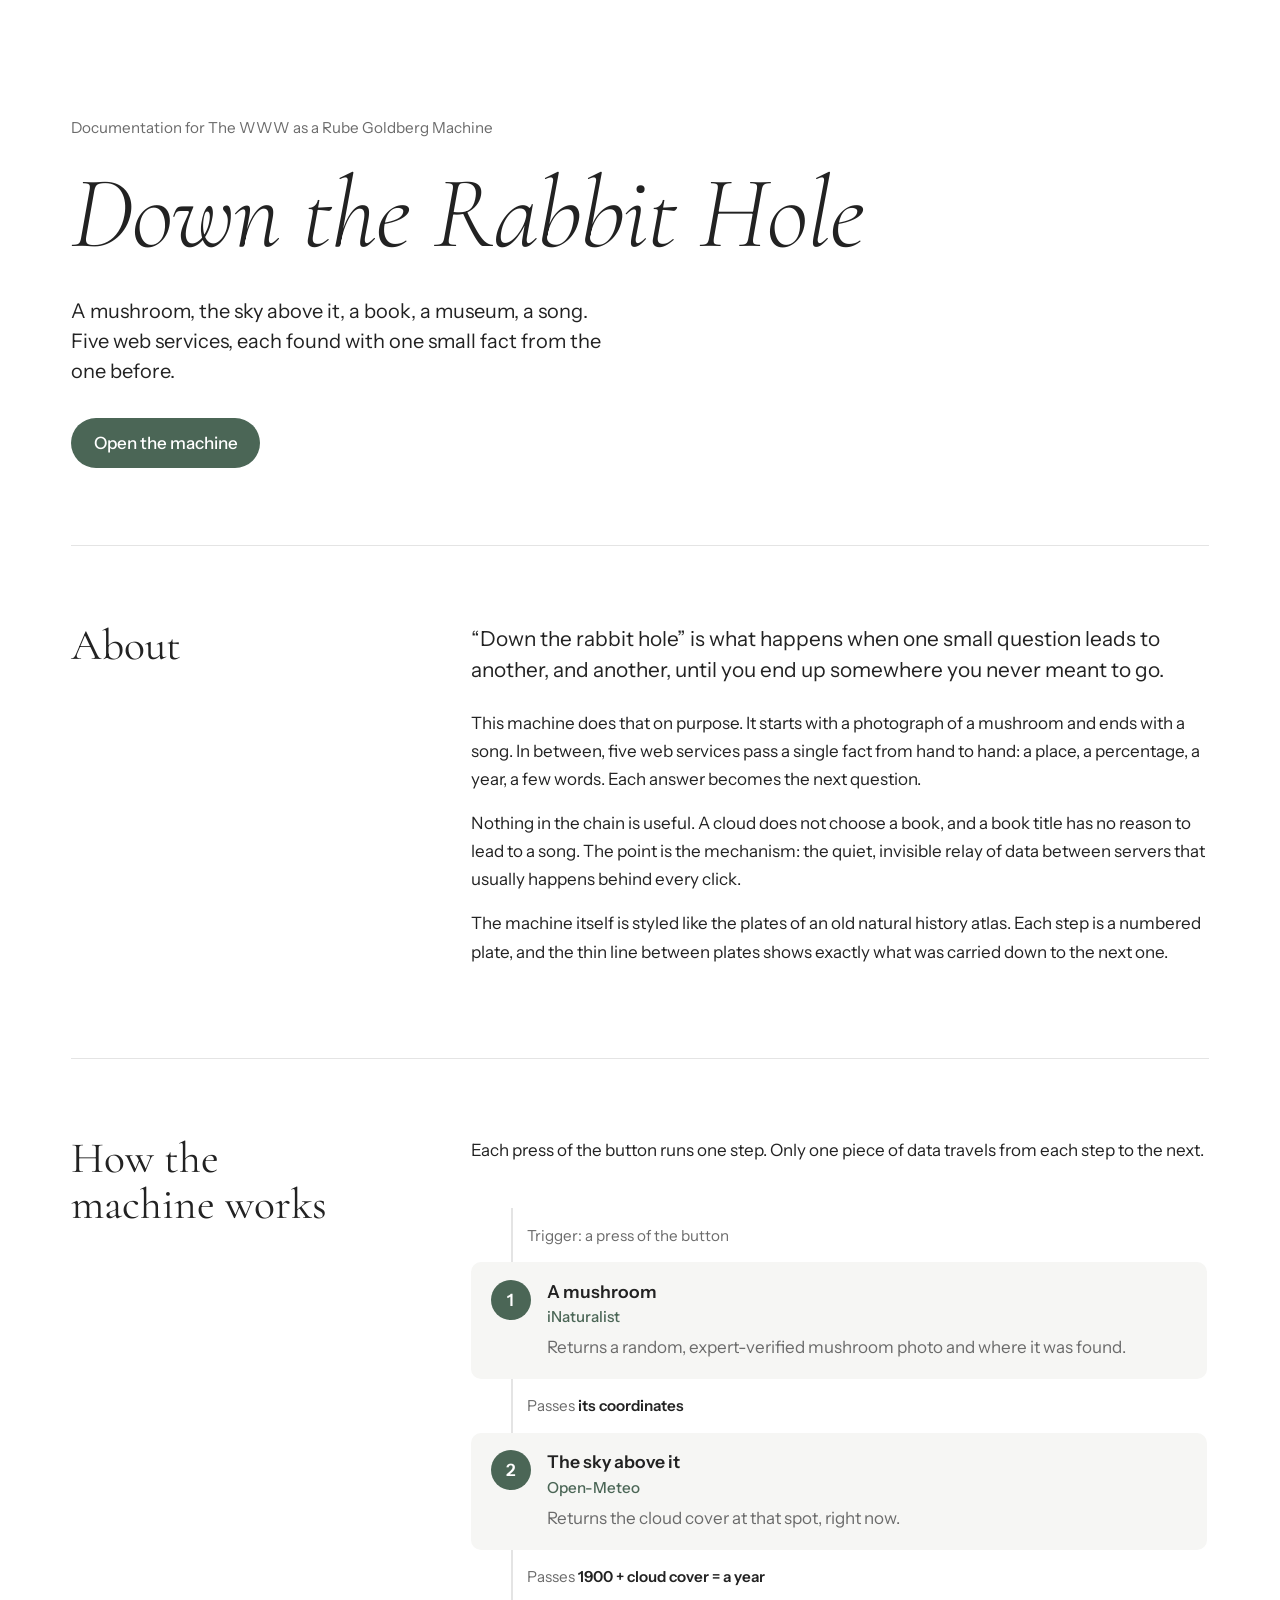
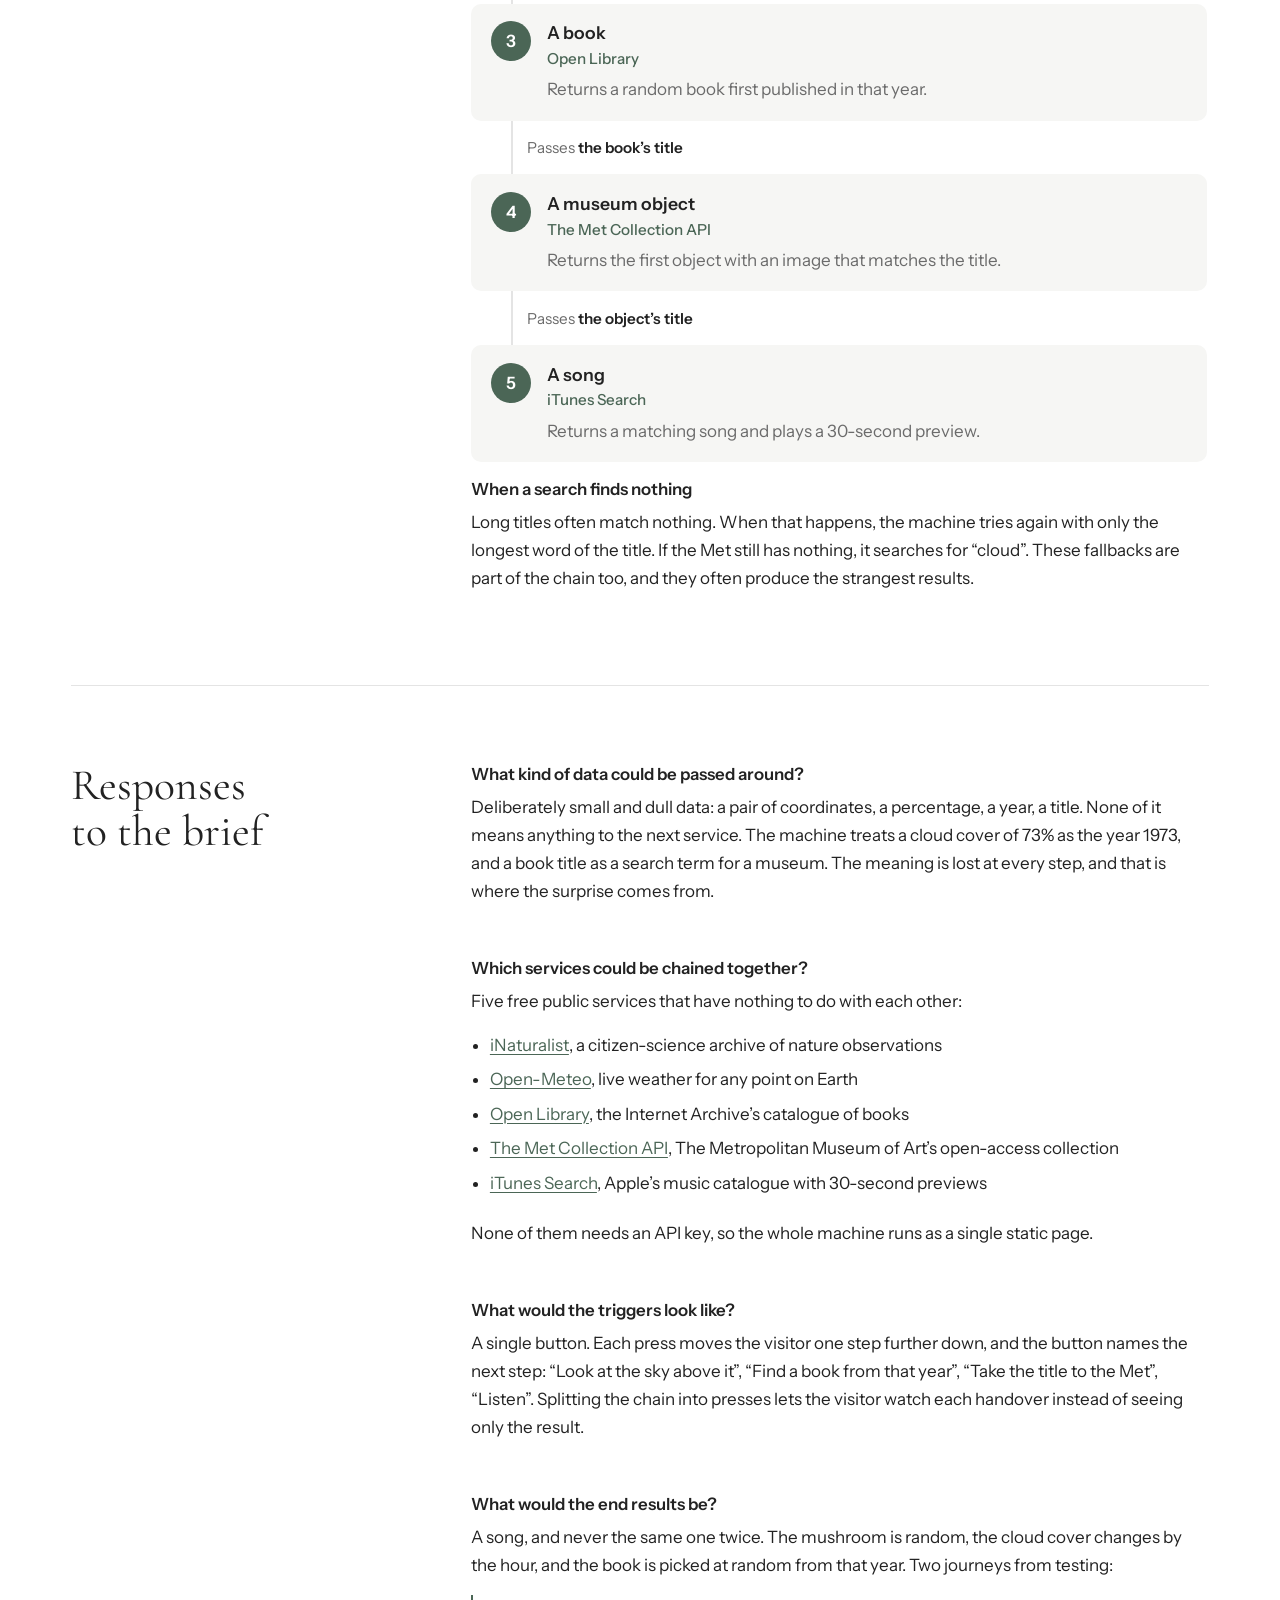
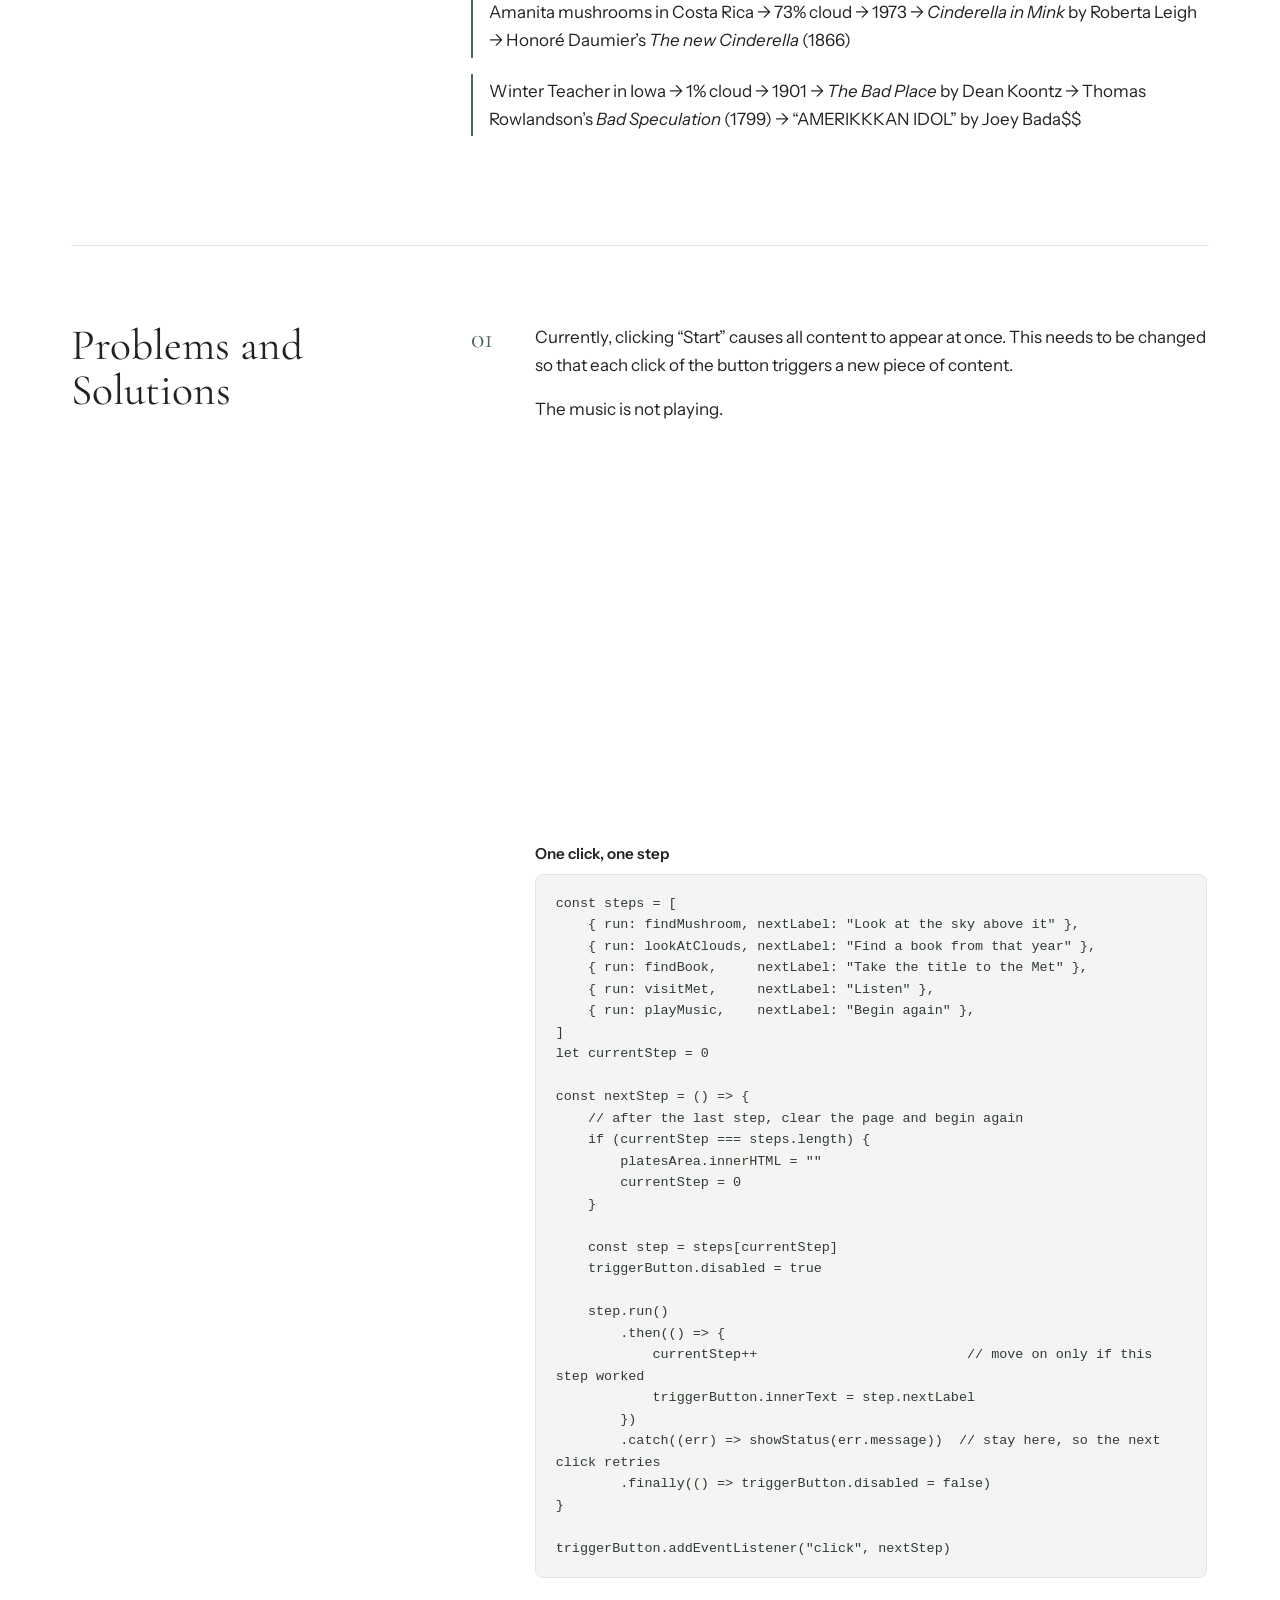
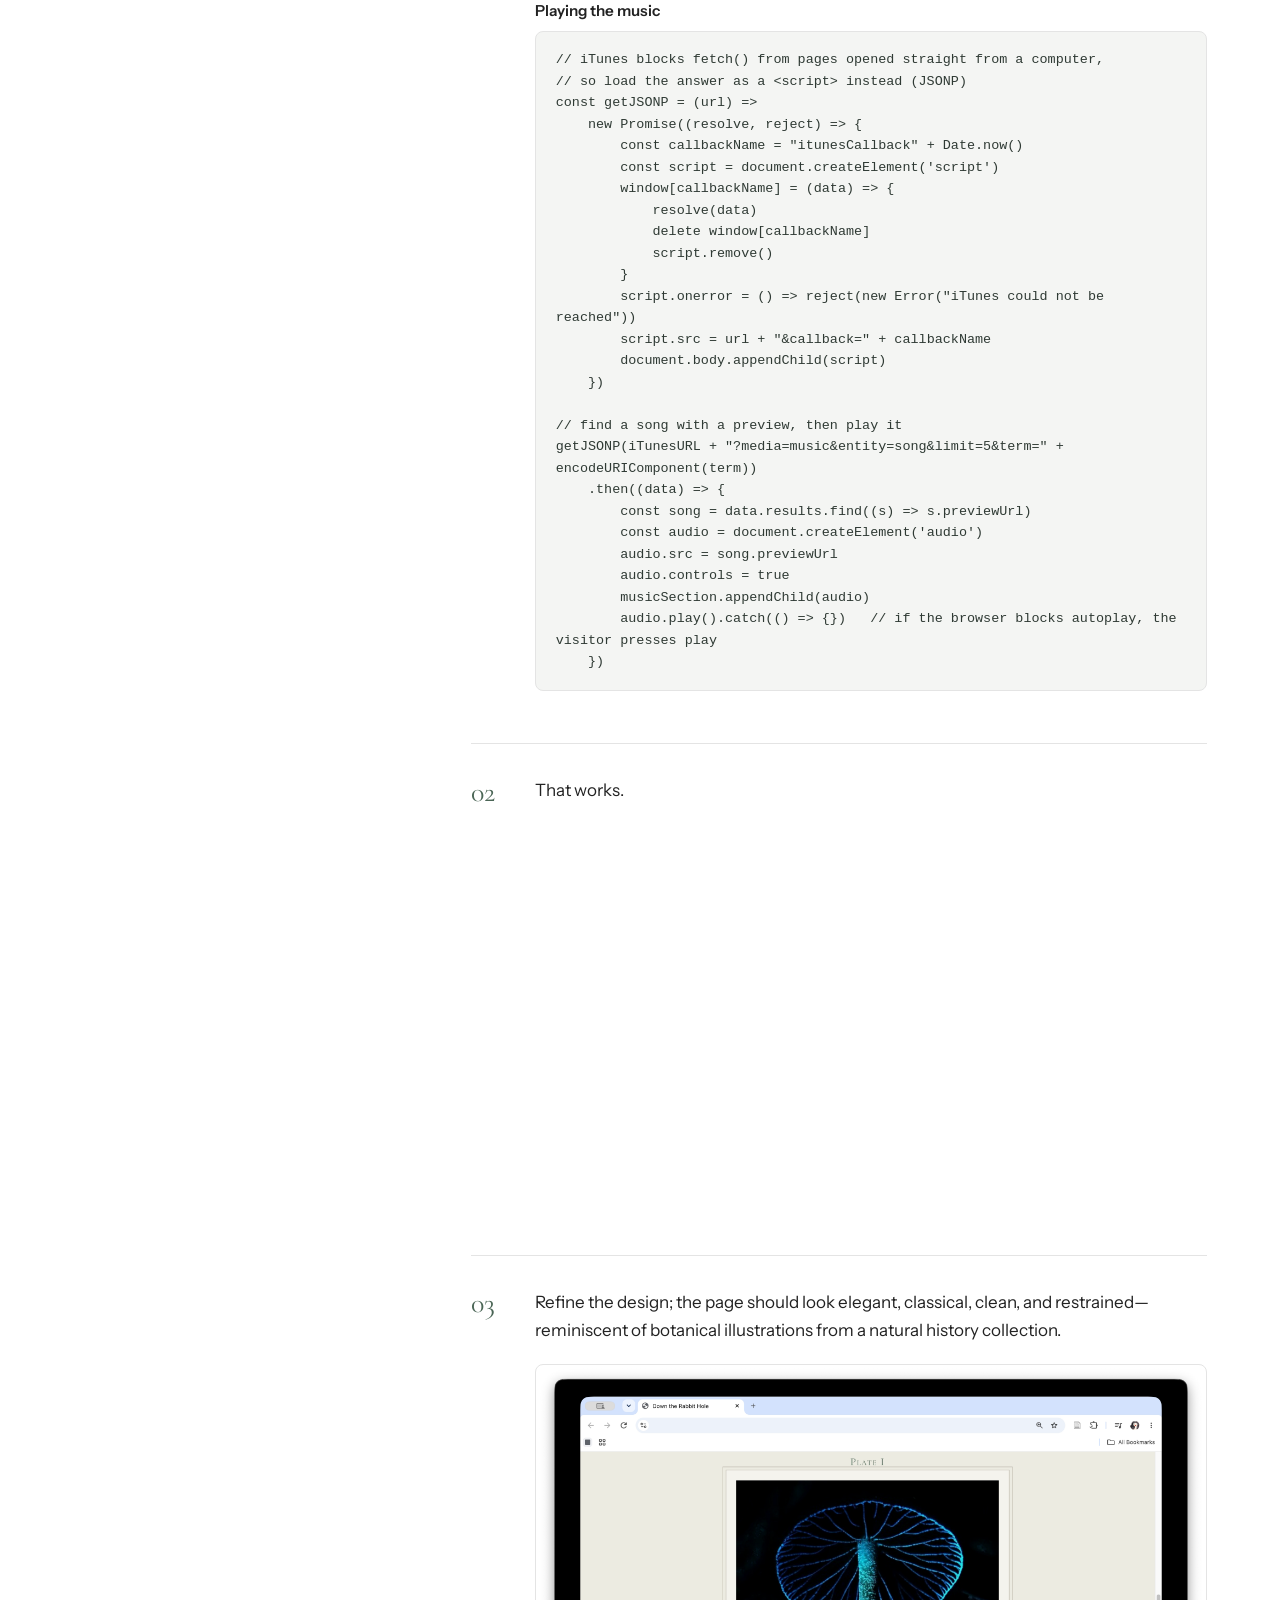
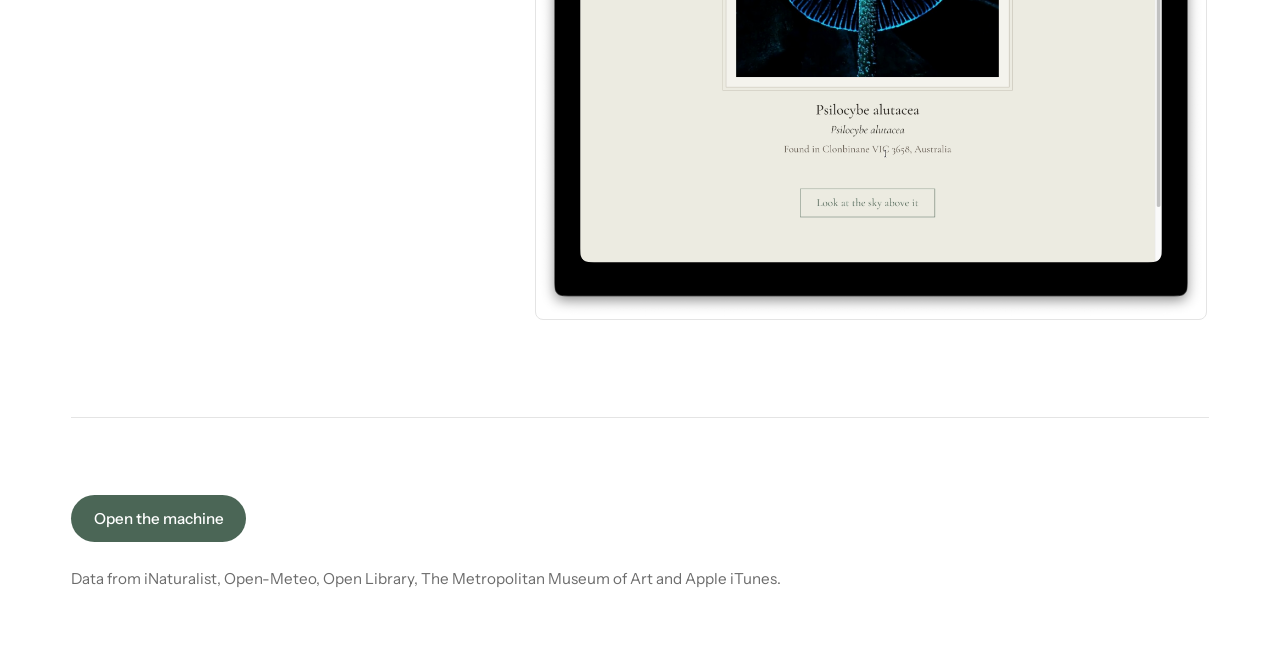
<file: Project3/index.html>
<!DOCTYPE html>
<html lang="en">
<head>
    <meta charset="UTF-8">
    <meta name="viewport" content="width=device-width, initial-scale=1.0">
    <title>Down the Rabbit Hole · Documentation</title>
    <link rel="preconnect" href="https://fonts.googleapis.com">
    <link rel="preconnect" href="https://fonts.gstatic.com" crossorigin>
    <!-- Cormorant Garamond for titles only (same as the machine), Instrument Sans for everything else -->
    <link href="https://fonts.googleapis.com/css2?family=Cormorant+Garamond:ital,wght@0,400;0,500;1,300;1,400&family=Instrument+Sans:ital,wght@0,400;0,500;0,600;1,400&display=swap" rel="stylesheet">
    <link rel="stylesheet" href="documentation.css">
</head>
<body>
    <main>

        <header class="intro">
            <p class="course">Documentation for The WWW as a Rube Goldberg Machine</p>
            <h1>Down the Rabbit Hole</h1>
            <p class="summary">A mushroom, the sky above it, a book, a museum, a song. Five web services, each found with one small fact from the one before.</p>
            <a class="button" href="rabbit-hole.html" target="_blank" rel="noopener">Open the machine</a>
        </header>

        <!-- ================= About ================= -->
        <section>
            <h2>About</h2>
            <p class="lede">“Down the rabbit hole” is what happens when one small question leads to another, and another, until you end up somewhere you never meant to go.</p>
            <p>This machine does that on purpose. It starts with a photograph of a mushroom and ends with a song. In between, five web services pass a single fact from hand to hand: a place, a percentage, a year, a few words. Each answer becomes the next question.</p>
            <p>Nothing in the chain is useful. A cloud does not choose a book, and a book title has no reason to lead to a song. The point is the mechanism: the quiet, invisible relay of data between servers that usually happens behind every click.</p>
            <p>The machine itself is styled like the plates of an old natural history atlas. Each step is a numbered plate, and the thin line between plates shows exactly what was carried down to the next one.</p>
        </section>

        <!-- ================= Mechanism diagram ================= -->
        <section>
            <h2>How the machine works</h2>
            <p>Each press of the button runs one step. Only one piece of data travels from each step to the next.</p>

            <ol class="chain" aria-label="The chain of five services">
                <li class="handoff">Trigger: a press of the button</li>

                <li class="step">
                    <span class="num">1</span>
                    <div>
                        <h3>A mushroom</h3>
                        <p class="service">iNaturalist</p>
                        <p>Returns a random, expert-verified mushroom photo and where it was found.</p>
                    </div>
                </li>
                <li class="handoff">Passes <strong>its coordinates</strong></li>

                <li class="step">
                    <span class="num">2</span>
                    <div>
                        <h3>The sky above it</h3>
                        <p class="service">Open-Meteo</p>
                        <p>Returns the cloud cover at that spot, right now.</p>
                    </div>
                </li>
                <li class="handoff">Passes <strong>1900 + cloud cover = a year</strong></li>

                <li class="step">
                    <span class="num">3</span>
                    <div>
                        <h3>A book</h3>
                        <p class="service">Open Library</p>
                        <p>Returns a random book first published in that year.</p>
                    </div>
                </li>
                <li class="handoff">Passes <strong>the book’s title</strong></li>

                <li class="step">
                    <span class="num">4</span>
                    <div>
                        <h3>A museum object</h3>
                        <p class="service">The Met Collection API</p>
                        <p>Returns the first object with an image that matches the title.</p>
                    </div>
                </li>
                <li class="handoff">Passes <strong>the object’s title</strong></li>

                <li class="step">
                    <span class="num">5</span>
                    <div>
                        <h3>A song</h3>
                        <p class="service">iTunes Search</p>
                        <p>Returns a matching song and plays a 30-second preview.</p>
                    </div>
                </li>
            </ol>

            <h3>When a search finds nothing</h3>
            <p>Long titles often match nothing. When that happens, the machine tries again with only the longest word of the title. If the Met still has nothing, it searches for “cloud”. These fallbacks are part of the chain too, and they often produce the strangest results.</p>
        </section>

        <!-- ================= Responses to the brief ================= -->
        <section>
            <h2>Responses to the brief</h2>

            <h3>What kind of data could be passed around?</h3>
            <p>Deliberately small and dull data: a pair of coordinates, a percentage, a year, a title. None of it means anything to the next service. The machine treats a cloud cover of 73% as the year 1973, and a book title as a search term for a museum. The meaning is lost at every step, and that is where the surprise comes from.</p>

            <h3>Which services could be chained together?</h3>
            <p>Five free public services that have nothing to do with each other:</p>
            <ul>
                <li><a href="https://api.inaturalist.org/v1/docs/" target="_blank" rel="noopener">iNaturalist</a>, a citizen-science archive of nature observations</li>
                <li><a href="https://open-meteo.com/" target="_blank" rel="noopener">Open-Meteo</a>, live weather for any point on Earth</li>
                <li><a href="https://openlibrary.org/developers/api" target="_blank" rel="noopener">Open Library</a>, the Internet Archive’s catalogue of books</li>
                <li><a href="https://metmuseum.github.io/" target="_blank" rel="noopener">The Met Collection API</a>, The Metropolitan Museum of Art’s open-access collection</li>
                <li><a href="https://developer.apple.com/library/archive/documentation/AudioVideo/Conceptual/iTuneSearchAPI/index.html" target="_blank" rel="noopener">iTunes Search</a>, Apple’s music catalogue with 30-second previews</li>
            </ul>
            <p>None of them needs an API key, so the whole machine runs as a single static page.</p>

            <h3>What would the triggers look like?</h3>
            <p>A single button. Each press moves the visitor one step further down, and the button names the next step: “Look at the sky above it”, “Find a book from that year”, “Take the title to the Met”, “Listen”. Splitting the chain into presses lets the visitor watch each handover instead of seeing only the result.</p>

            <h3>What would the end results be?</h3>
            <p>A song, and never the same one twice. The mushroom is random, the cloud cover changes by the hour, and the book is picked at random from that year. Two journeys from testing:</p>
            <ul class="journeys">
                <li>Amanita mushrooms in Costa Rica → 73% cloud → 1973 → <em>Cinderella in Mink</em> by Roberta Leigh → Honoré Daumier’s <em>The new Cinderella</em> (1866)</li>
                <li>Winter Teacher in Iowa → 1% cloud → 1901 → <em>The Bad Place</em> by Dean Koontz → Thomas Rowlandson’s <em>Bad Speculation</em> (1799) → “AMERIKKKAN IDOL” by Joey Bada$$</li>
            </ul>
        </section>

        <!-- ================= Problems and Solutions ================= -->
        <section>
            <h2>Problems and Solutions</h2>

            <ol class="problems">
                <li>
                    <span class="problem-no">01</span>
                    <div class="problem-body">
                        <p>Currently, clicking “Start” causes all content to appear at once. This needs to be changed so that each click of the button triggers a new piece of content.</p>
                        <p>The music is not playing.</p>
                        <iframe
                        src="https://www.youtube.com/embed/mDQi2S6oCg0"
                        title="Video"
                        style="width: 100%; aspect-ratio: 16 / 9; border: 0; border-radius: 8px; margin-bottom: 0.75rem;"
                        allow="accelerometer; autoplay; clipboard-write; encrypted-media; gyroscope; picture-in-picture; web-share"
                        referrerpolicy="strict-origin-when-cross-origin"
                        allowfullscreen>
                    </iframe>
                        <figure class="code">
                            <figcaption>One click, one step</figcaption>
                            <pre><code>const steps = [
    { run: findMushroom, nextLabel: "Look at the sky above it" },
    { run: lookAtClouds, nextLabel: "Find a book from that year" },
    { run: findBook,     nextLabel: "Take the title to the Met" },
    { run: visitMet,     nextLabel: "Listen" },
    { run: playMusic,    nextLabel: "Begin again" },
]
let currentStep = 0

const nextStep = () =&gt; {
    // after the last step, clear the page and begin again
    if (currentStep === steps.length) {
        platesArea.innerHTML = ""
        currentStep = 0
    }

    const step = steps[currentStep]
    triggerButton.disabled = true

    step.run()
        .then(() =&gt; {
            currentStep++                          // move on only if this step worked
            triggerButton.innerText = step.nextLabel
        })
        .catch((err) =&gt; showStatus(err.message))  // stay here, so the next click retries
        .finally(() =&gt; triggerButton.disabled = false)
}

triggerButton.addEventListener("click", nextStep)</code></pre>
                        </figure>
                        <figure class="code">
                            <figcaption>Playing the music</figcaption>
                            <pre><code>// iTunes blocks fetch() from pages opened straight from a computer,
// so load the answer as a &lt;script&gt; instead (JSONP)
const getJSONP = (url) =&gt;
    new Promise((resolve, reject) =&gt; {
        const callbackName = "itunesCallback" + Date.now()
        const script = document.createElement('script')
        window[callbackName] = (data) =&gt; {
            resolve(data)
            delete window[callbackName]
            script.remove()
        }
        script.onerror = () =&gt; reject(new Error("iTunes could not be reached"))
        script.src = url + "&amp;callback=" + callbackName
        document.body.appendChild(script)
    })

// find a song with a preview, then play it
getJSONP(iTunesURL + "?media=music&amp;entity=song&amp;limit=5&amp;term=" + encodeURIComponent(term))
    .then((data) =&gt; {
        const song = data.results.find((s) =&gt; s.previewUrl)
        const audio = document.createElement('audio')
        audio.src = song.previewUrl
        audio.controls = true
        musicSection.appendChild(audio)
        audio.play().catch(() =&gt; {})   // if the browser blocks autoplay, the visitor presses play
    })</code></pre>
                        </figure>
                    </div>
                </li>

                <li>
                    <span class="problem-no">02</span>
                    <div class="problem-body">
                        <p>That works.</p>
                        <iframe
                        src="https://www.youtube.com/embed/xiHko0usxOI"
                        title="Video"
                        style="width: 100%; aspect-ratio: 16 / 9; border: 0; border-radius: 8px; margin-bottom: 0.75rem;"
                        allow="accelerometer; autoplay; clipboard-write; encrypted-media; gyroscope; picture-in-picture; web-share"
                        referrerpolicy="strict-origin-when-cross-origin"
                        allowfullscreen>
                    </iframe>
                    </div>
                </li>

                <li>
                    <span class="problem-no">03</span>
                    <div class="problem-body">
                        <p>Refine the design; the page should look elegant, classical, clean, and restrained—reminiscent of botanical illustrations from a natural history collection.</p>
                        <figure class="screenshot">
                            <img src="DowntheRabbitHole_3.png" alt="Screenshot of the redesigned machine">
                        </figure>
                    </div>
                </li>
            </ol>
        </section>

        <footer>
            <a class="button" href="rabbit-hole.html" target="_blank" rel="noopener">Open the machine</a>
            <p>Data from iNaturalist, Open-Meteo, Open Library, The Metropolitan Museum of Art and Apple iTunes.</p>
        </footer>

    </main>
</body>
</html>
</file>
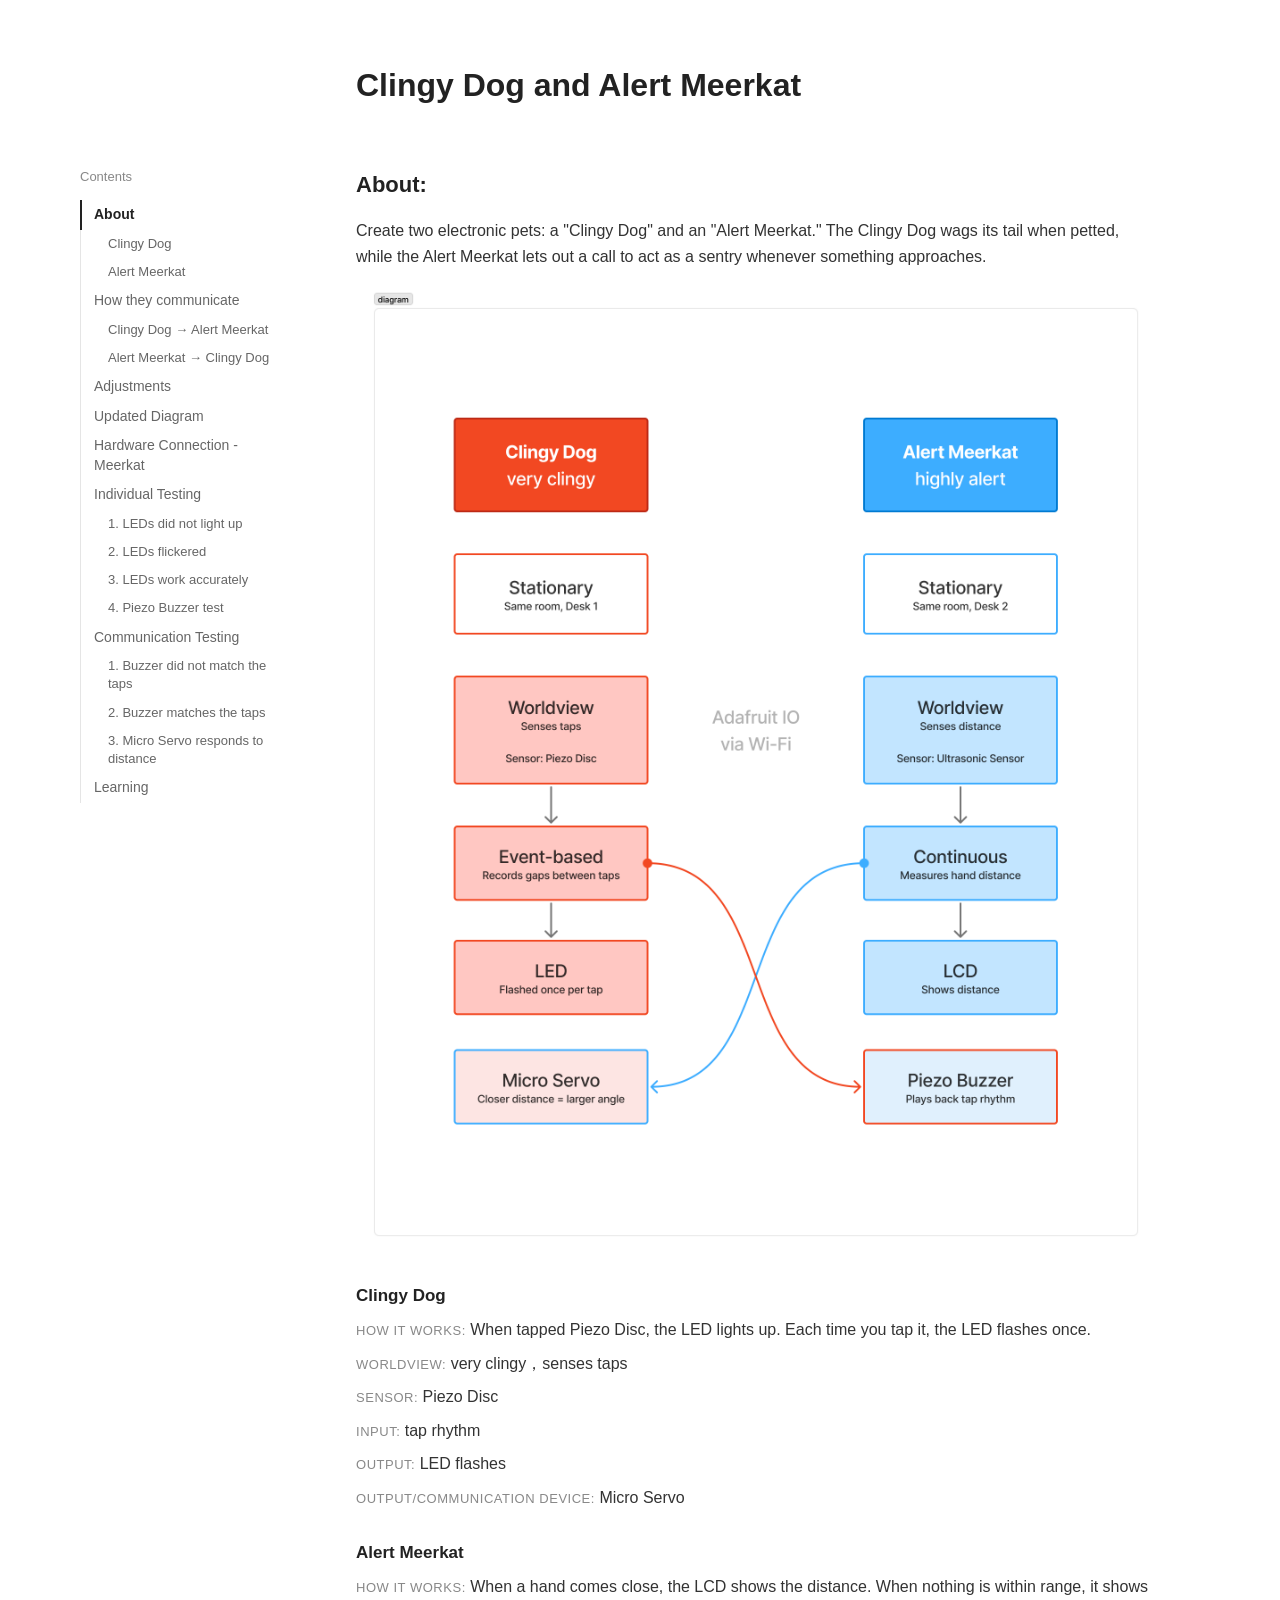
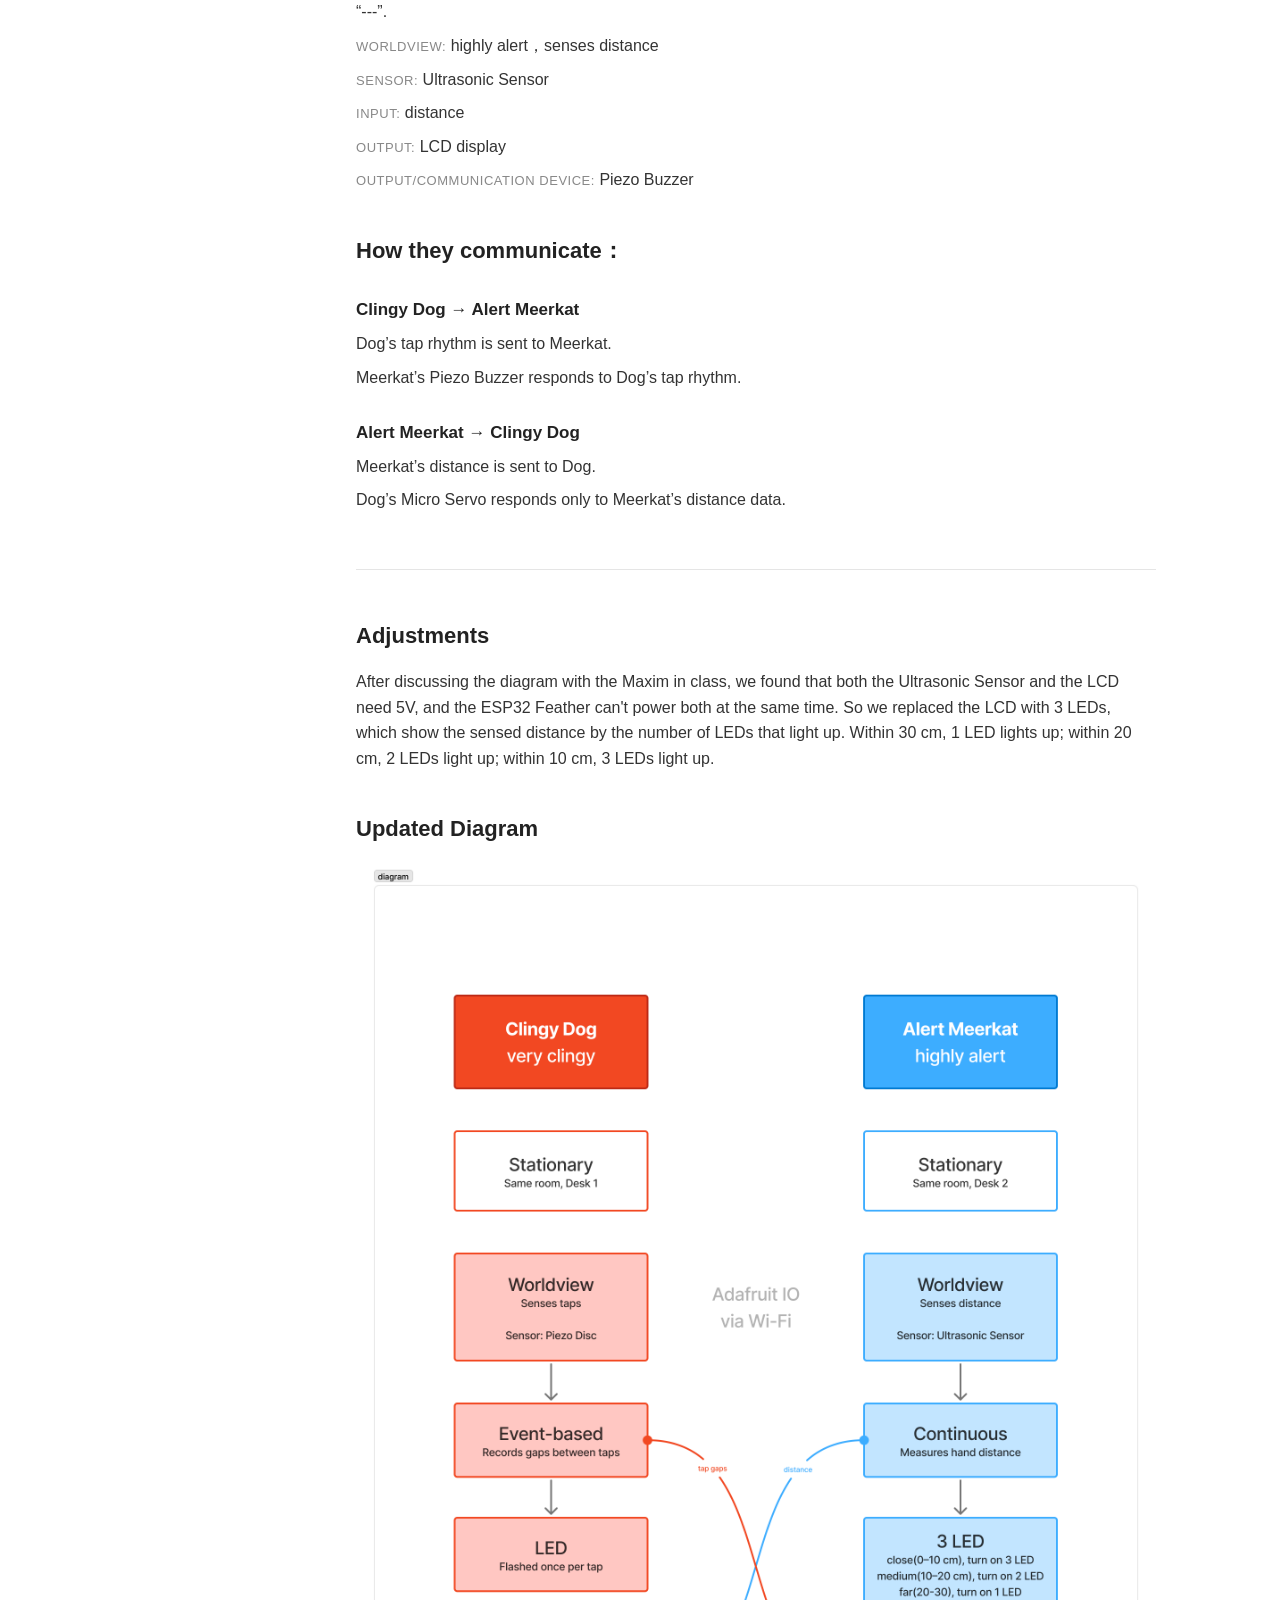
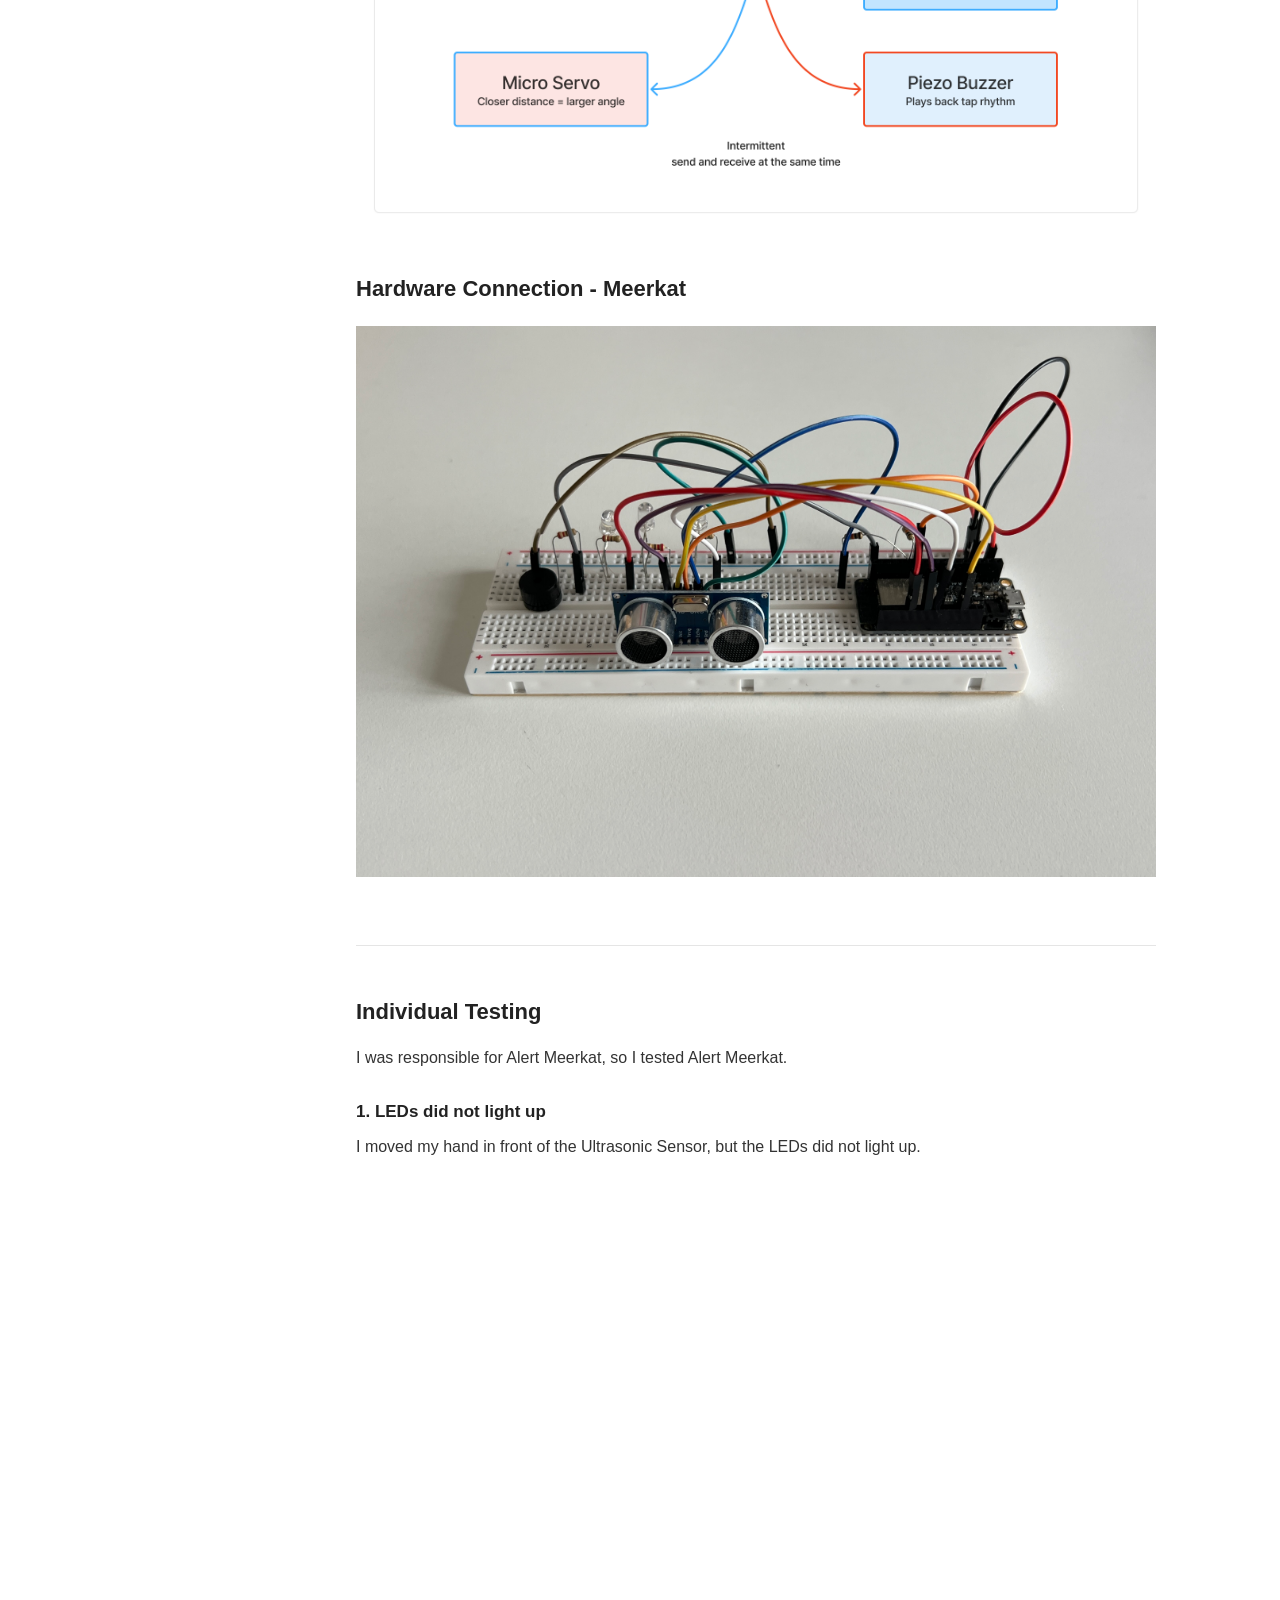
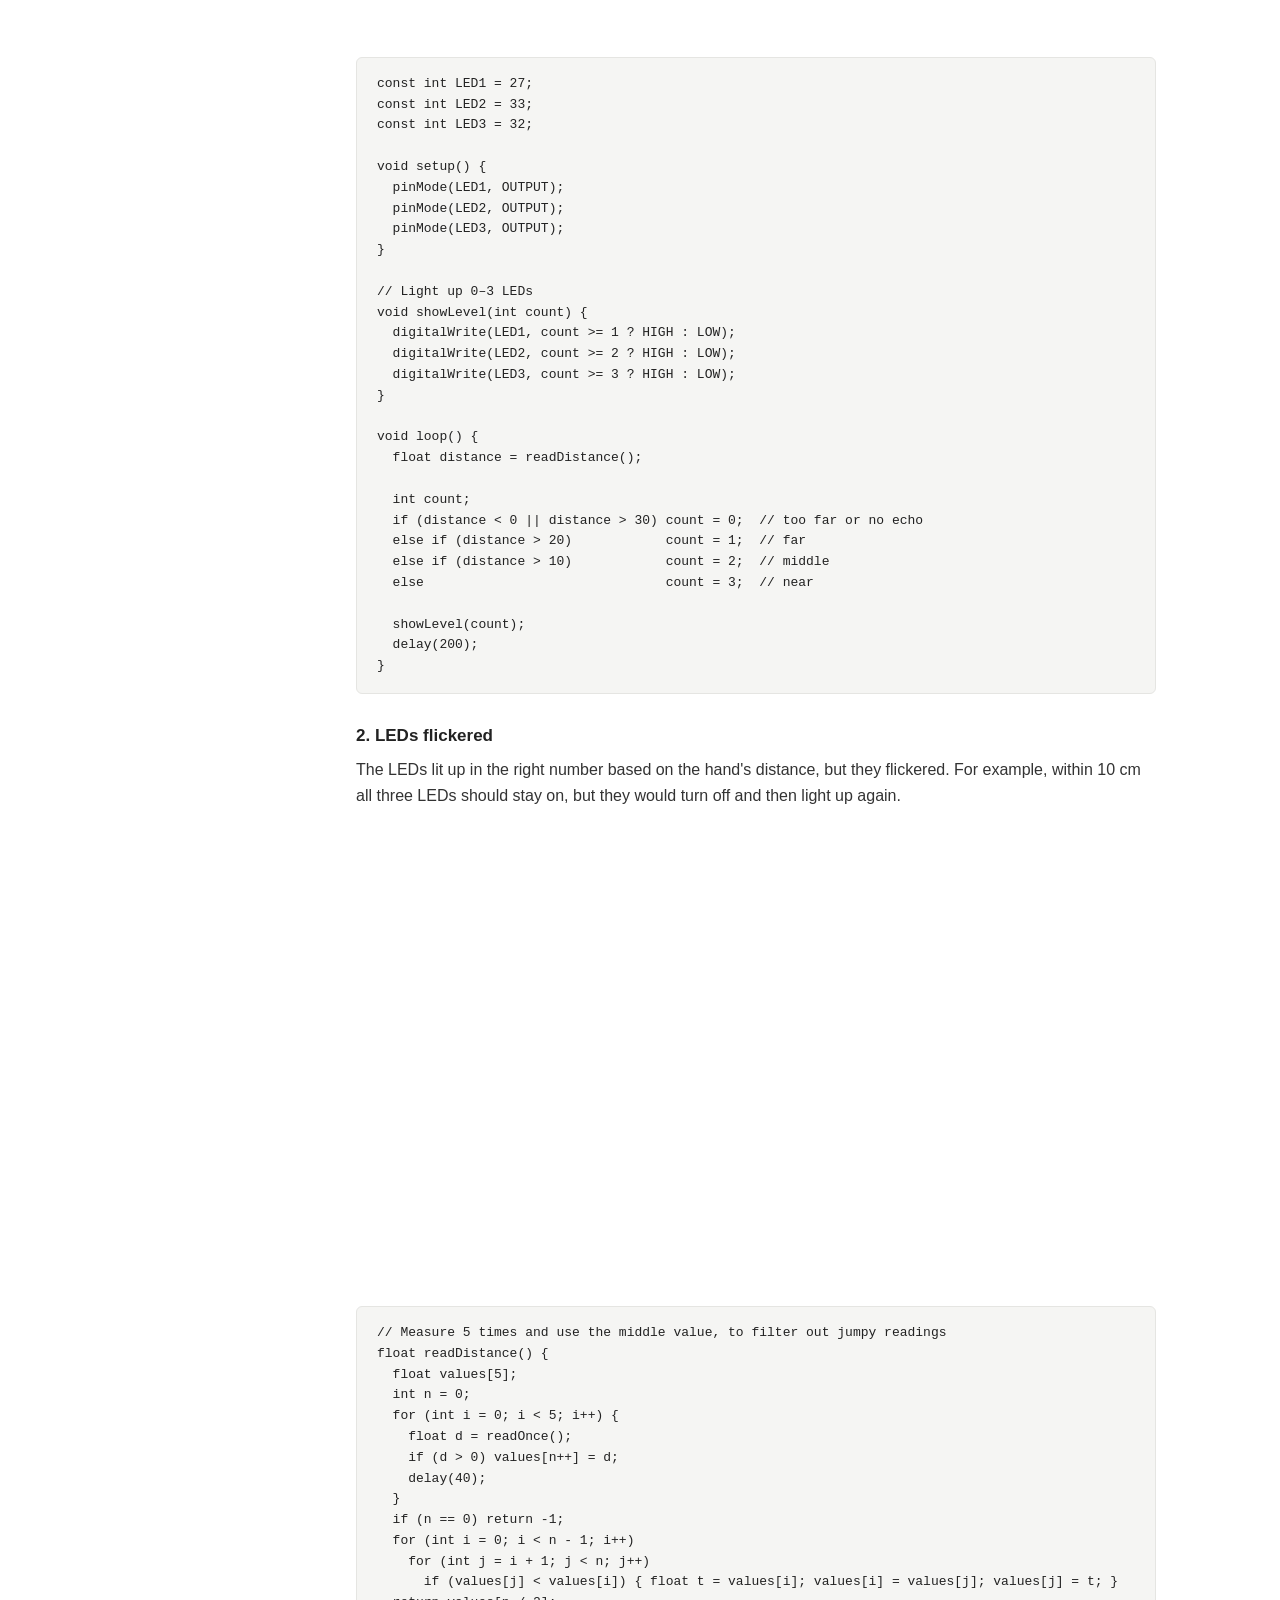
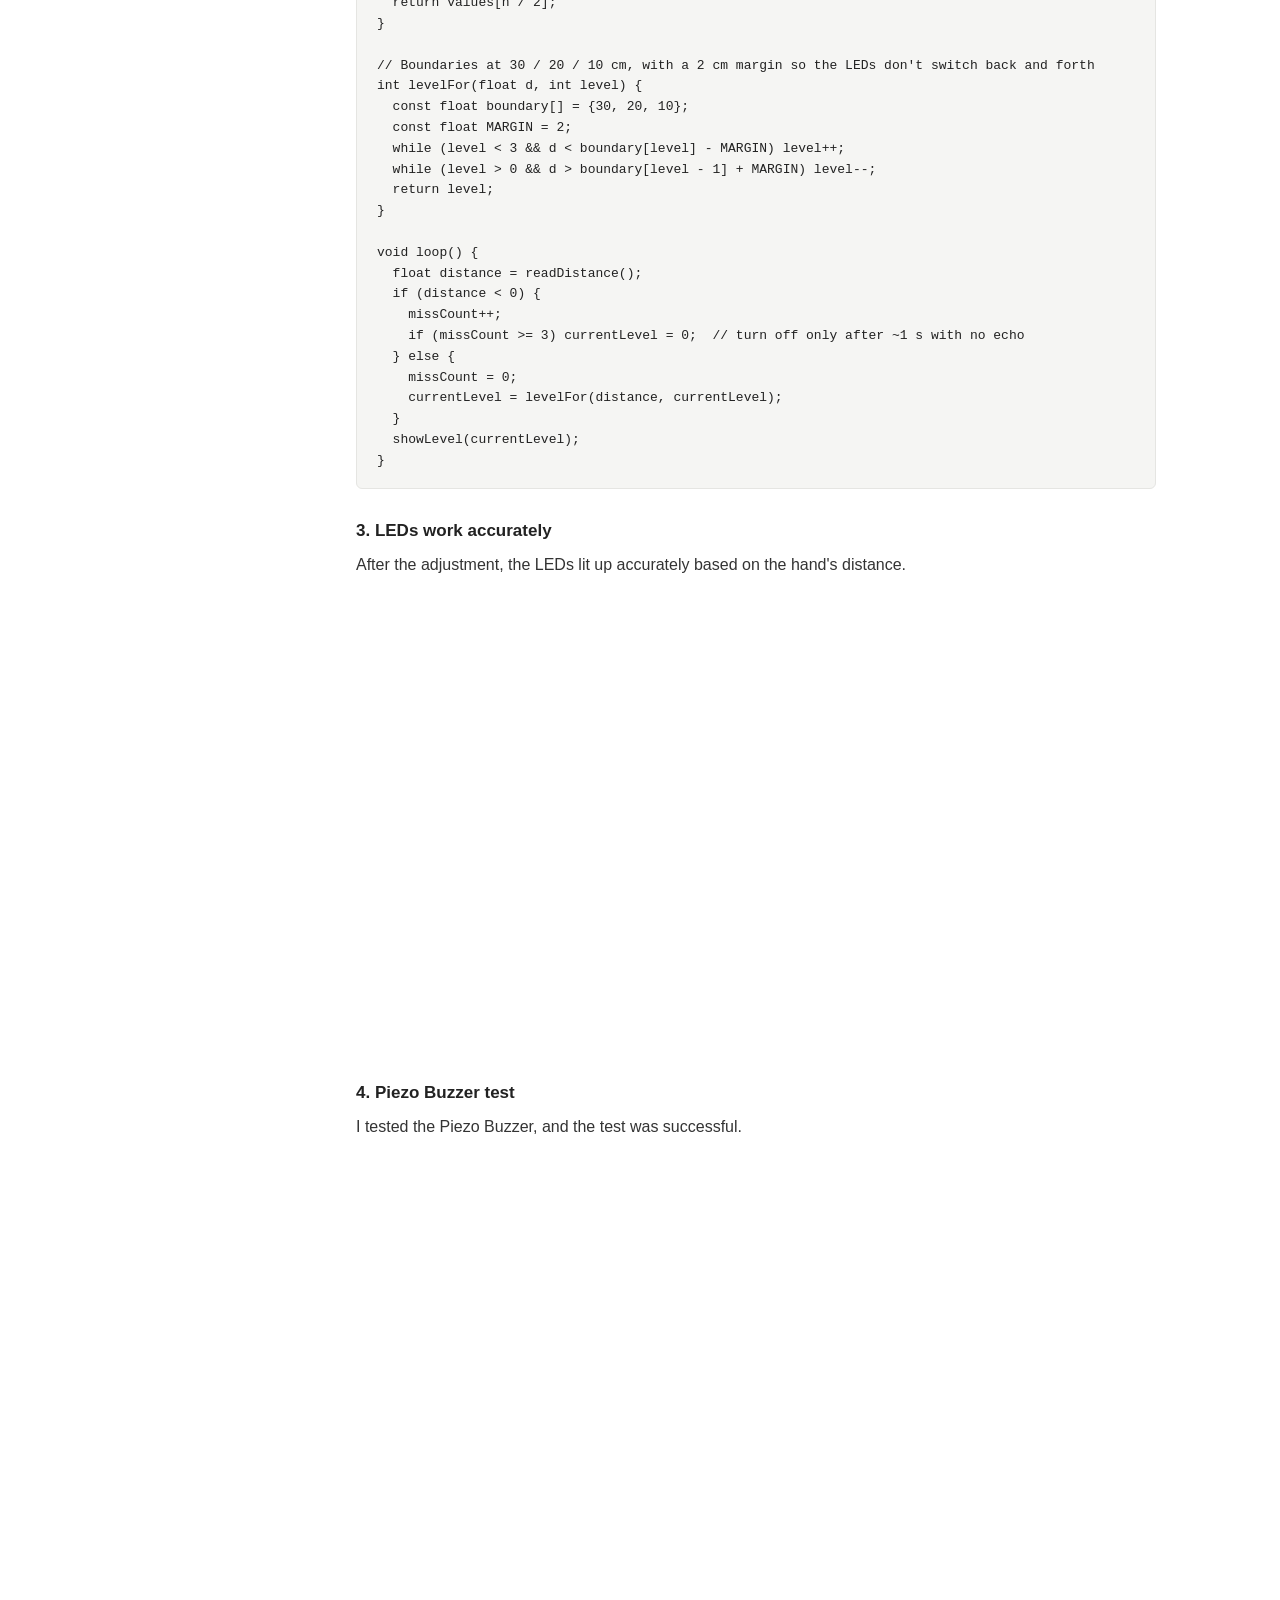
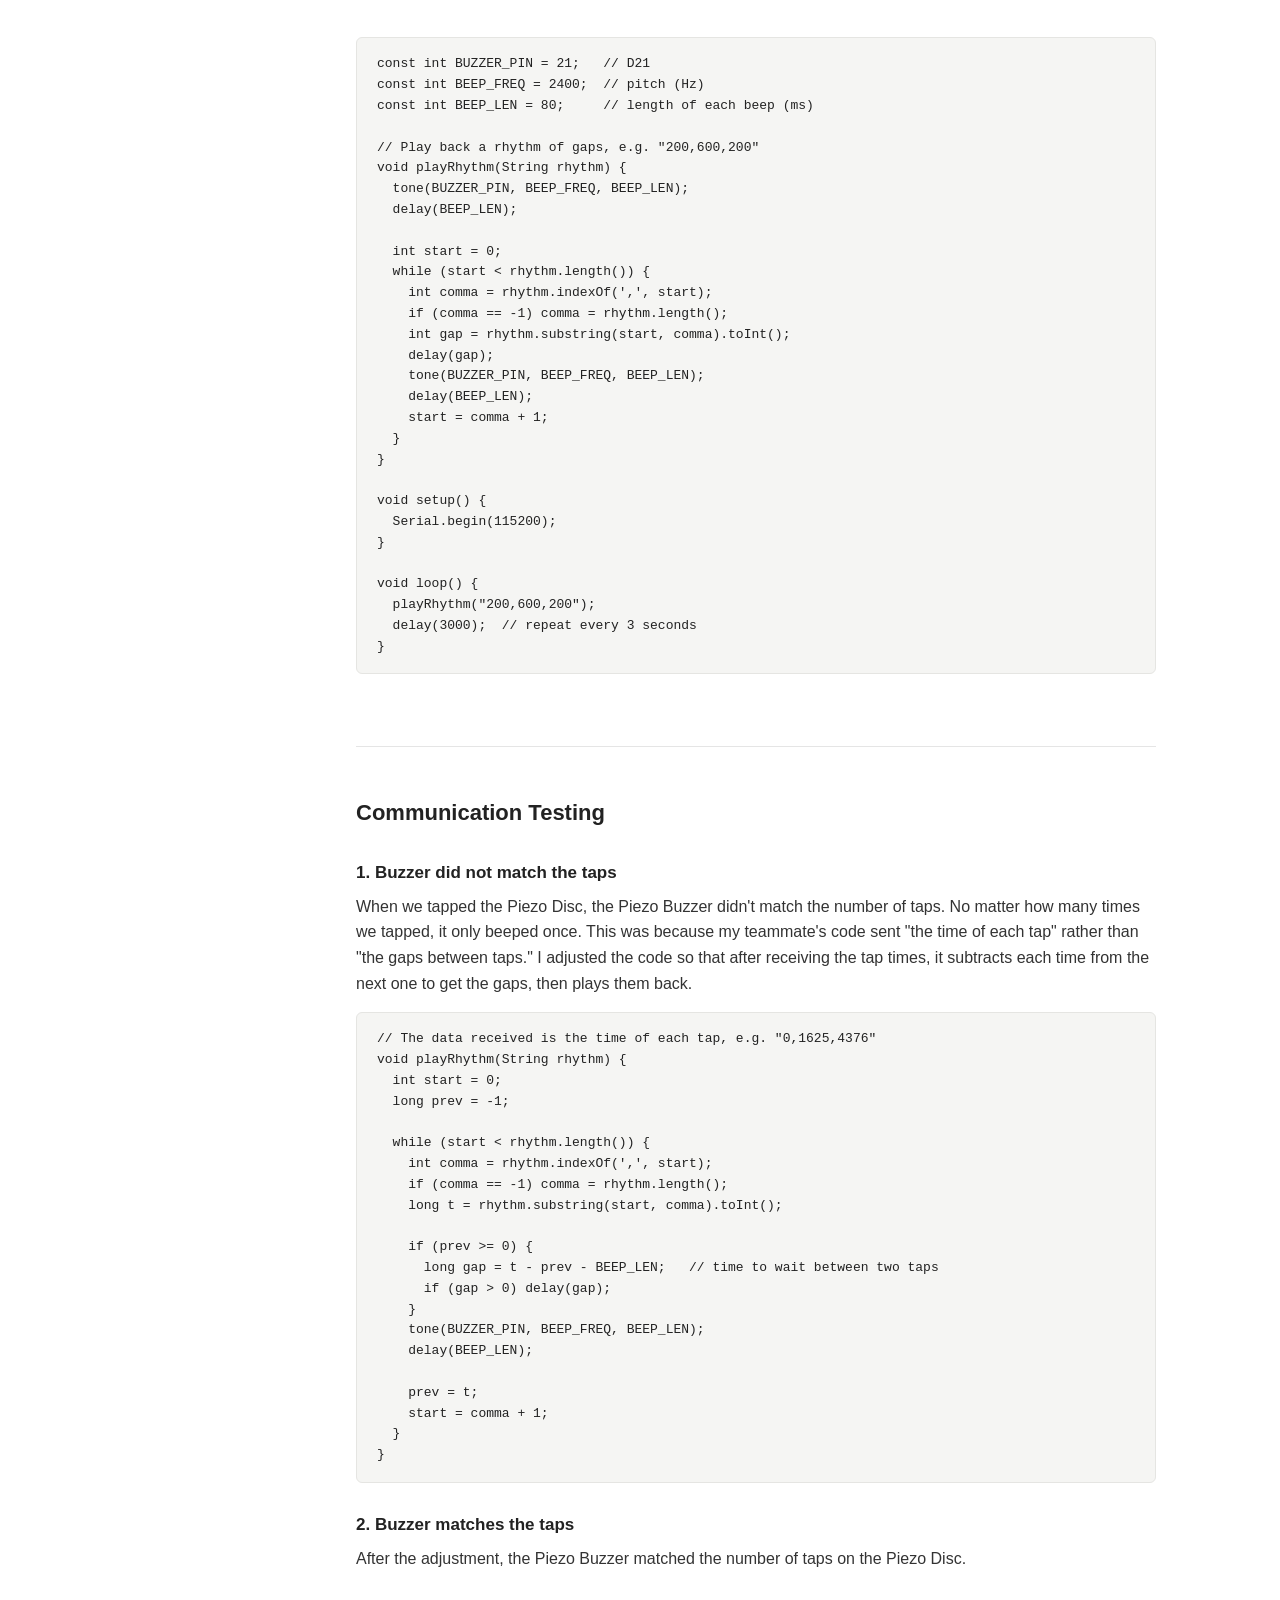
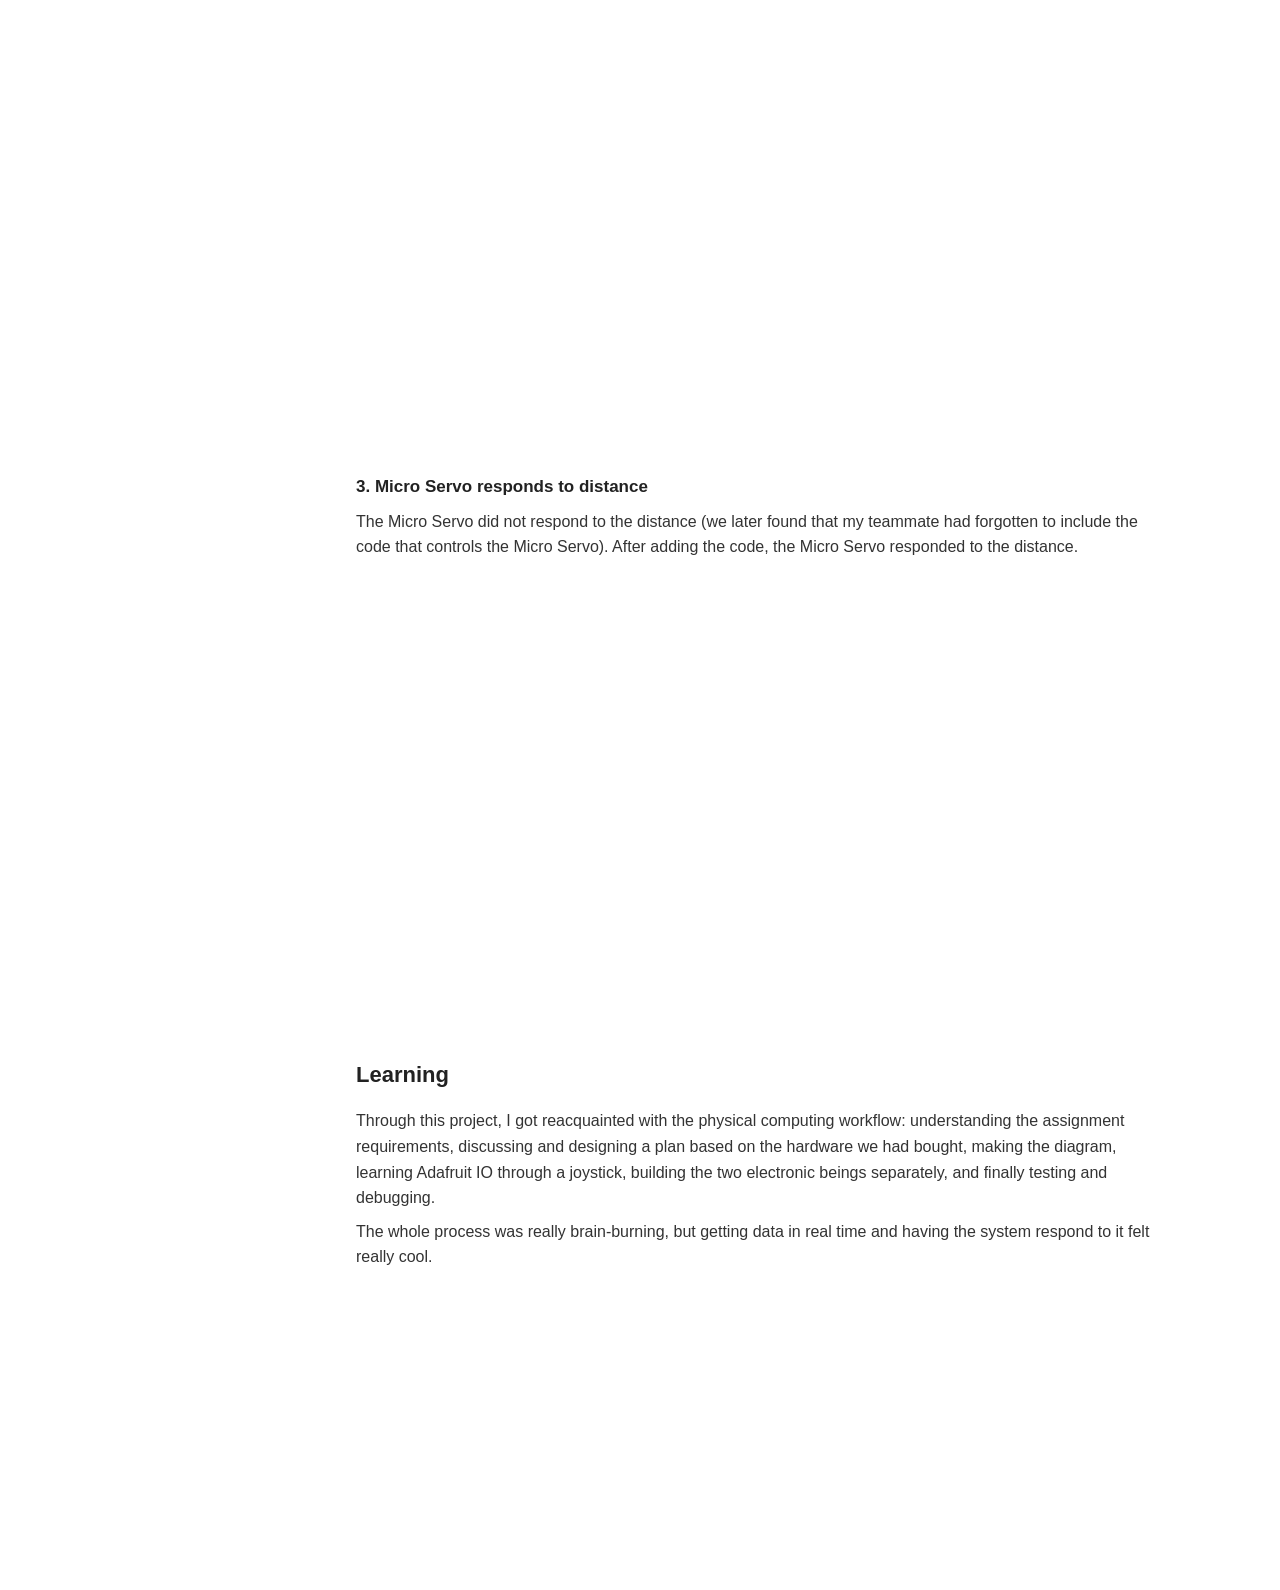
<file: Project4/index.html>
<!DOCTYPE html>
<html lang="zh-CN">
<head>
    <meta charset="UTF-8">
    <title>Clingy Dog and Alert Meerkat</title>
    <link rel="stylesheet" href="style.css">
</head>
<body>
    <h1>Clingy Dog and Alert Meerkat</h1>
    <div class="layout">
    <nav id="toc">
        <p class="toc-title">Contents</p>
    </nav>
    <main>
        <section>
            <h2>About:</h2>
            <p>Create two electronic pets: a "Clingy Dog" and an "Alert Meerkat." The Clingy Dog wags its tail when petted, while the Alert Meerkat lets out a call to act as a sentry whenever something approaches.</p>
            <img src="image/diagram.png" alt="diagram">

            <h3>Clingy Dog</h3>
            <p><strong>HOW IT WORKS:</strong> When tapped Piezo Disc, the LED lights up. Each time you tap it, the LED flashes once.</p>
            <p><strong>WORLDVIEW:</strong> very clingy，senses taps</p>
            <p><strong>SENSOR:</strong> Piezo Disc</p>
            <p><strong>INPUT:</strong> tap rhythm</p>
            <p><strong>OUTPUT:</strong> LED flashes</p>

            <p><strong>OUTPUT/COMMUNICATION DEVICE:</strong> Micro Servo</p>

            <h3>Alert Meerkat</h3>
            <p><strong>HOW IT WORKS:</strong> When a hand comes close, the LCD shows the distance. When nothing is within range, it shows “---”.</p>
            <p><strong>WORLDVIEW:</strong> highly alert，senses distance</p>
            <p><strong>SENSOR:</strong> Ultrasonic Sensor</p>
            <p><strong>INPUT:</strong> distance</p>
            <p><strong>OUTPUT:</strong> LCD display</p>

            <p><strong>OUTPUT/COMMUNICATION DEVICE:</strong> Piezo Buzzer</p>

            <h2>How they communicate：</h2>
            <h3>Clingy Dog → Alert Meerkat</h3>
            <p>Dog’s tap rhythm is sent to Meerkat.</p>
            <p class="communication-gap">Meerkat’s Piezo Buzzer responds to Dog’s tap rhythm.</p>

            <h3>Alert Meerkat → Clingy Dog</h3>
            <p>Meerkat’s distance is sent to Dog.</p>
            <p>Dog’s Micro Servo responds only to Meerkat’s distance data.</p>

        </section>

        <section>
            <h2>Adjustments</h2>
            <p>After discussing the diagram with the Maxim in class, we found that both the Ultrasonic Sensor and the LCD need 5V, and the ESP32 Feather can't power both at the same time. So we replaced the LCD with 3 LEDs, which show the sensed distance by the number of LEDs that light up. Within 30 cm, 1 LED lights up; within 20 cm, 2 LEDs light up; within 10 cm, 3 LEDs light up.</p>

            <h2>Updated Diagram</h2>
            <img src="image/diagram2.png" alt="diagram">


            <h2>Hardware Connection - Meerkat</h2>
            <img src="image/Meerkat.JPG" alt="meerkat hardware connection">

        </section>

        <section>
            <h2>Individual Testing</h2>
            <p>I was responsible for Alert Meerkat, so I tested Alert Meerkat.</p>

            <h3>1. LEDs did not light up</h3>
            <p>I moved my hand in front of the Ultrasonic Sensor, but the LEDs did not light up.</p>
            <div class="video">
                <iframe src="https://www.youtube.com/embed/sJDDcd4W7aw" frameborder="0" allowfullscreen></iframe>
            </div>

<pre><code>const int LED1 = 27;
const int LED2 = 33;
const int LED3 = 32;

void setup() {
  pinMode(LED1, OUTPUT);
  pinMode(LED2, OUTPUT);
  pinMode(LED3, OUTPUT);
}

// Light up 0–3 LEDs
void showLevel(int count) {
  digitalWrite(LED1, count &gt;= 1 ? HIGH : LOW);
  digitalWrite(LED2, count &gt;= 2 ? HIGH : LOW);
  digitalWrite(LED3, count &gt;= 3 ? HIGH : LOW);
}

void loop() {
  float distance = readDistance();

  int count;
  if (distance &lt; 0 || distance &gt; 30) count = 0;  // too far or no echo
  else if (distance &gt; 20)            count = 1;  // far
  else if (distance &gt; 10)            count = 2;  // middle
  else                               count = 3;  // near

  showLevel(count);
  delay(200);
}</code></pre>
            

            <h3>2. LEDs flickered</h3>
            <p>The LEDs lit up in the right number based on the hand's distance, but they flickered. For example, within 10 cm all three LEDs should stay on, but they would turn off and then light up again.</p>

            <div class="video">
                <iframe src="https://www.youtube.com/embed/zFBcUbeUSzQ" frameborder="0" allowfullscreen></iframe>
            </div>

<pre><code>// Measure 5 times and use the middle value, to filter out jumpy readings
float readDistance() {
  float values[5];
  int n = 0;
  for (int i = 0; i &lt; 5; i++) {
    float d = readOnce();
    if (d &gt; 0) values[n++] = d;
    delay(40);
  }
  if (n == 0) return -1;
  for (int i = 0; i &lt; n - 1; i++)
    for (int j = i + 1; j &lt; n; j++)
      if (values[j] &lt; values[i]) { float t = values[i]; values[i] = values[j]; values[j] = t; }
  return values[n / 2];
}

// Boundaries at 30 / 20 / 10 cm, with a 2 cm margin so the LEDs don't switch back and forth
int levelFor(float d, int level) {
  const float boundary[] = {30, 20, 10};
  const float MARGIN = 2;
  while (level &lt; 3 &amp;&amp; d &lt; boundary[level] - MARGIN) level++;
  while (level &gt; 0 &amp;&amp; d &gt; boundary[level - 1] + MARGIN) level--;
  return level;
}

void loop() {
  float distance = readDistance();
  if (distance &lt; 0) {
    missCount++;
    if (missCount &gt;= 3) currentLevel = 0;  // turn off only after ~1 s with no echo
  } else {
    missCount = 0;
    currentLevel = levelFor(distance, currentLevel);
  }
  showLevel(currentLevel);
}</code></pre>
            

            <h3>3. LEDs work accurately</h3>
            <p>After the adjustment, the LEDs lit up accurately based on the hand's distance.</p>
            <div class="video">
                <iframe src="https://www.youtube.com/embed/dBx0HfbMk6c" frameborder="0" allowfullscreen></iframe>
            </div>

            <h3>4. Piezo Buzzer test</h3>
            <p>I tested the Piezo Buzzer, and the test was successful.</p>

            <div class="video">
                <iframe src="https://www.youtube.com/embed/LcZJuBhyc-0" frameborder="0" allowfullscreen></iframe>
            </div>

<pre><code>const int BUZZER_PIN = 21;   // D21
const int BEEP_FREQ = 2400;  // pitch (Hz)
const int BEEP_LEN = 80;     // length of each beep (ms)

// Play back a rhythm of gaps, e.g. "200,600,200"
void playRhythm(String rhythm) {
  tone(BUZZER_PIN, BEEP_FREQ, BEEP_LEN);
  delay(BEEP_LEN);

  int start = 0;
  while (start &lt; rhythm.length()) {
    int comma = rhythm.indexOf(',', start);
    if (comma == -1) comma = rhythm.length();
    int gap = rhythm.substring(start, comma).toInt();
    delay(gap);
    tone(BUZZER_PIN, BEEP_FREQ, BEEP_LEN);
    delay(BEEP_LEN);
    start = comma + 1;
  }
}

void setup() {
  Serial.begin(115200);
}

void loop() {
  playRhythm("200,600,200");
  delay(3000);  // repeat every 3 seconds
}</code></pre>
          
        </section>

        <section>
            <h2>Communication Testing</h2>

            <h3>1. Buzzer did not match the taps</h3>
            <p>When we tapped the Piezo Disc, the Piezo Buzzer didn't match the number of taps. No matter how many times we tapped, it only beeped once. This was because my teammate's code sent "the time of each tap" rather than "the gaps between taps." I adjusted the code so that after receiving the tap times, it subtracts each time from the next one to get the gaps, then plays them back.</p>
<pre><code>// The data received is the time of each tap, e.g. "0,1625,4376"
void playRhythm(String rhythm) {
  int start = 0;
  long prev = -1;

  while (start &lt; rhythm.length()) {
    int comma = rhythm.indexOf(',', start);
    if (comma == -1) comma = rhythm.length();
    long t = rhythm.substring(start, comma).toInt();

    if (prev &gt;= 0) {
      long gap = t - prev - BEEP_LEN;   // time to wait between two taps
      if (gap &gt; 0) delay(gap);
    }
    tone(BUZZER_PIN, BEEP_FREQ, BEEP_LEN);
    delay(BEEP_LEN);

    prev = t;
    start = comma + 1;
  }
}</code></pre>

            <h3>2. Buzzer matches the taps</h3>
            <p>After the adjustment, the Piezo Buzzer matched the number of taps on the Piezo Disc.</p>

             <div class="video">
                <iframe src="https://www.youtube.com/embed/sMhJtYYF_qY" frameborder="0" allowfullscreen></iframe>
            </div>

            <h3>3. Micro Servo responds to distance</h3>
            <p>The Micro Servo did not respond to the distance (we later found that my teammate had forgotten to include the code that controls the Micro Servo). After adding the code, the Micro Servo responded to the distance.</p>
            
            <div class="video">
                <iframe src="https://www.youtube.com/embed/H3kHDh_zHj0" frameborder="0" allowfullscreen></iframe>
            </div>

            <section>
            <h2>Learning</h2>
            <p>Through this project, I got reacquainted with the physical computing workflow: understanding the assignment requirements, discussing and designing a plan based on the hardware we had bought, making the diagram, learning Adafruit IO through a joystick, building the two electronic beings separately, and finally testing and debugging.</p>
            
            <p>The whole process was really brain-burning, but getting data in real time and having the system respond to it felt really cool.</p>

        </section>
    </main>
    </div>

    <script>
    // 根据页面里的 h2 / h3 自动生成左侧目录，点击跳转，滚动时高亮当前位置
    (function () {
        const toc = document.getElementById('toc');
        const headings = document.querySelectorAll('main h2, main h3');
        const list = document.createElement('ul');
        const links = [];

        headings.forEach(function (h, i) {
            if (!h.id) h.id = 'section-' + (i + 1);
            const li = document.createElement('li');
            li.className = h.tagName === 'H3' ? 'toc-h3' : 'toc-h2';
            const a = document.createElement('a');
            a.href = '#' + h.id;
            a.textContent = h.textContent.replace(/[:：]\s*$/, '');  // 去掉标题末尾的冒号
            li.appendChild(a);
            list.appendChild(li);
            links.push(a);
        });
        toc.appendChild(list);

        function update() {
            let current = 0;
            headings.forEach(function (h, i) {
                if (h.getBoundingClientRect().top <= 120) current = i;
            });
            links.forEach(function (a, i) {
                a.classList.toggle('active', i === current);
            });
        }
        window.addEventListener('scroll', update, { passive: true });
        update();
    })();
    </script>
</body>
</html>
</file>
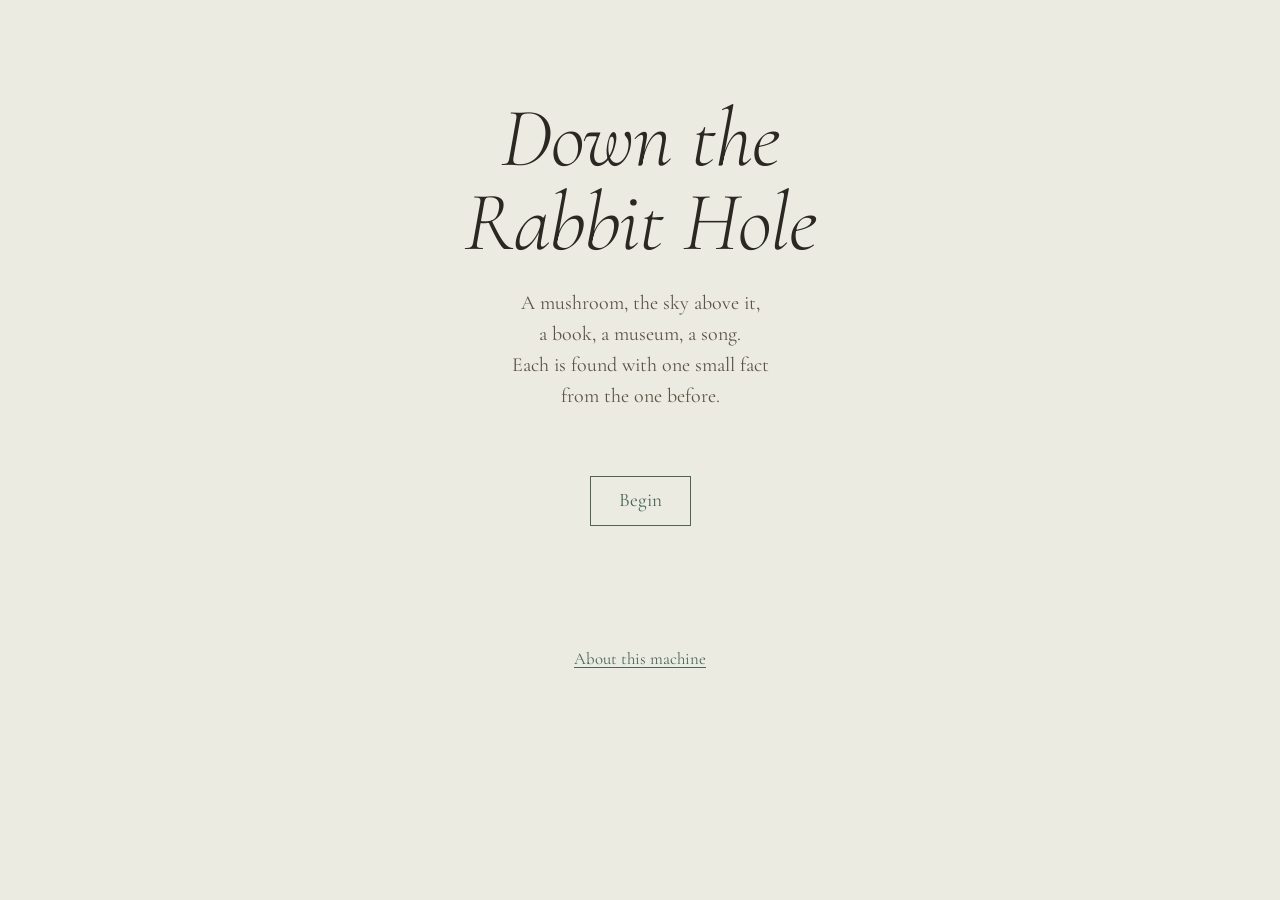
<file: Project3/rabbit-hole.html>
<!DOCTYPE html>
<html lang="en">
<head>
    <meta charset="UTF-8">
    <meta name="viewport" content="width=device-width, initial-scale=1.0">
    <title>Down the Rabbit Hole</title>
    <link rel="preconnect" href="https://fonts.googleapis.com">
    <link rel="preconnect" href="https://fonts.gstatic.com" crossorigin>
    <link href="https://fonts.googleapis.com/css2?family=Cormorant+Garamond:ital,wght@0,400;0,500;1,300;1,400&display=swap" rel="stylesheet">
    <link rel="stylesheet" href="style.css">
</head>
<body class="machine">
    <main>
        <header>
            <h1>Down the Rabbit Hole</h1>
            <p class="intro">A mushroom, the sky above it,<br>a book, a museum, a song.<br>Each is found with one small fact<br>from the one before.</p>
        </header>

        <div id="plates"></div>

        <div class="controls">
            <button type="button" id="initTrigger">Begin</button>
            <p id="status" role="status"></p>
        </div>

        <p class="back"><a href="index.html">About this machine</a></p>
    </main>

    <script>
        const triggerButton = document.getElementById('initTrigger')
        const platesArea = document.getElementById('plates')

        // most-favourited, expert-verified mushroom photos; a random page each time
        const iNatURL = "https://api.inaturalist.org/v1/observations?iconic_taxa=Fungi&photos=true&quality_grade=research&order_by=votes&per_page=50"
        const meteoURL = "https://api.open-meteo.com/v1/forecast"
        const openLibraryURL = "https://openlibrary.org/search.json"
        // the old /v1/search was retired on 2026-10-01 — v1.1 is the replacement
        const metSearchURL = "https://collectionapi.metmuseum.org/public/collection/v1.1/search"
        const metObjectURL = "https://collectionapi.metmuseum.org/public/collection/v1/objects/"
        const iTunesURL = "https://itunes.apple.com/search"

        // the data handed from one step to the next
        const chain = {}

        // ---------- helpers ----------
        const status = document.getElementById('status')
        const showStatus = (text) => status.innerText = text

        const el = (tag, className, text) => {
            const node = document.createElement(tag)
            if (className) node.className = className
            if (text) node.innerText = text
            return node
        }

        // a thin line down to the next plate, labelled with what is carried down it
        const addDescent = (carried) => {
            const descent = el('div', 'descent')
            descent.appendChild(el('span', '', carried))
            platesArea.appendChild(descent)
        }

        // one plate: number, an image in a plate mark, then a specimen label
        const addPlate = (numeral, image, lines) => {
            const plate = el('article', 'plate')
            plate.appendChild(el('p', 'plate-no', "Plate " + numeral))
            if (image) {
                const figure = el('figure')
                figure.appendChild(image)
                plate.appendChild(figure)
            }
            lines.forEach((line) => plate.appendChild(line))
            platesArea.appendChild(plate)
            return plate
        }

        const img = (src, alt) => {
            const image = el('img')
            image.src = src
            image.alt = alt
            return image
        }

        // the meteorologist's cloud-cover symbol: a circle filled in as far as the sky is clouded
        const cloudSymbol = (percent) => {
            const r = 46, c = 52
            const fraction = Math.min(percent, 100) / 100
            let fill = ""
            if (fraction >= 1) {
                fill = '<circle cx="' + c + '" cy="' + c + '" r="' + r + '" fill="currentColor"/>'
            } else if (fraction > 0) {
                const angle = fraction * 2 * Math.PI
                const x = c + r * Math.sin(angle)
                const y = c - r * Math.cos(angle)
                const largeArc = fraction > 0.5 ? 1 : 0
                fill = '<path d="M' + c + ' ' + c + ' L' + c + ' ' + (c - r) + ' A' + r + ' ' + r + ' 0 ' + largeArc + ' 1 ' + x + ' ' + y + ' Z" fill="currentColor"/>'
            }
            const wrapper = el('div')
            wrapper.innerHTML = '<svg width="104" height="104" viewBox="0 0 104 104" role="img" aria-label="' + percent + '% cloud cover">' +
                fill + '<circle cx="' + c + '" cy="' + c + '" r="' + r + '" fill="none" stroke="currentColor" stroke-width="1.5"/></svg>'
            return wrapper.firstChild
        }

        // fetch + JSON, and say exactly which step failed
        const getJSON = (url, stepName) =>
            fetch(url)
                .then((response) => {
                    if (!response.ok) throw new Error("HTTP " + response.status)
                    return response.json()
                })
                .catch((err) => {
                    throw new Error(stepName + " could not be reached (" + err.message + "). " + url)
                })

        // iTunes blocks fetch() from pages opened straight from your computer,
        // so ask it the old-fashioned way (JSONP): load the answer as a <script>
        const getJSONP = (url, stepName) =>
            new Promise((resolve, reject) => {
                const callbackName = "itunesCallback" + Date.now()
                const script = document.createElement('script')
                window[callbackName] = (data) => {
                    resolve(data)
                    delete window[callbackName]
                    script.remove()
                }
                script.onerror = () => reject(new Error(stepName + " could not be reached. " + url))
                script.src = url + "&callback=" + callbackName
                document.body.appendChild(script)
            })

        // fallback search term: the longest word in a title ("The Tears of Saint Peter" → "Saint")
        const longestWord = (text) => text.split(/[\s:,.;'"“”‘’()—-]+/).reduce((a, b) => b.length > a.length ? b : a, "") || text

        // ---------- I. Mushroom (iNaturalist) ----------
        const findMushroom = () =>
            getJSON(iNatURL + "&page=" + (1 + Math.floor(Math.random() * 20)), "iNaturalist")
                .then((data) => {
                    console.log(data)
                    const candidates = data.results.filter((o) => o.geojson && o.photos.length > 0)
                    const obs = candidates[Math.floor(Math.random() * candidates.length)]
                    const taxon = obs.taxon || {}
                    const latin = taxon.name || "Fungus incognitus"
                    const common = taxon.preferred_common_name || latin
                    const place = obs.place_guess || "an unrecorded place"

                    chain.lng = obs.geojson.coordinates[0]
                    chain.lat = obs.geojson.coordinates[1]

                    addPlate("I", img(obs.photos[0].url.replace("square", "medium"), "Photograph of " + common), [
                        el('h2', '', common.charAt(0).toUpperCase() + common.slice(1)),
                        el('p', 'latin', latin),
                        el('p', 'note', "Found in " + place),
                    ])
                })

        // ---------- II. Cloud (Open-Meteo) ----------
        const lookAtClouds = () =>
            getJSON(meteoURL + "?latitude=" + chain.lat + "&longitude=" + chain.lng + "&current=cloud_cover", "Open-Meteo")
                .then((data) => {
                    console.log(data)
                    const cloud = data.current.cloud_cover
                    // cloud cover → a year (0% would be 1900, too few books, so use 1950)
                    chain.year = cloud === 0 ? 1950 : 1900 + cloud

                    const ns = chain.lat >= 0 ? "N" : "S"
                    const ew = chain.lng >= 0 ? "E" : "W"
                    addDescent("its place, " + Math.abs(chain.lat).toFixed(2) + "° " + ns + ", " + Math.abs(chain.lng).toFixed(2) + "° " + ew)
                    addPlate("II", cloudSymbol(cloud), [
                        el('h2', '', cloud + "% of the sky is cloud"),
                        el('p', 'note', "Above that mushroom, at this moment"),
                        el('p', 'note', "1900 + " + cloud + " = " + chain.year),
                    ])
                })

        // ---------- III. A book (Open Library) ----------
        const findBook = () =>
            getJSON(openLibraryURL + "?q=first_publish_year:" + chain.year + "&fields=title,author_name,cover_i&limit=30", "Open Library")
                .then((data) => {
                    console.log(data)
                    // pick a random book, preferring ones with a cover
                    const withCover = data.docs.filter((b) => b.cover_i)
                    const pool = withCover.length > 0 ? withCover : data.docs
                    const book = pool[Math.floor(Math.random() * pool.length)]
                    const author = book.author_name ? book.author_name[0] : "Author unknown"
                    chain.bookTitle = book.title

                    const cover = book.cover_i ? img("https://covers.openlibrary.org/b/id/" + book.cover_i + "-M.jpg", "Cover of " + book.title) : null
                    addDescent("the year " + chain.year)
                    addPlate("III", cover, [
                        el('h2', 'title', book.title),
                        el('p', '', author),
                        el('p', 'note', "First published in " + chain.year),
                    ])
                })

        // ---------- IV. The Met ----------
        // search; if nothing comes back, try the longest word of the title, then "cloud"
        const searchMet = (terms) => {
            const term = terms[0]
            return getJSON(metSearchURL + "?hasImages=true&limit=10&q=" + encodeURIComponent(term), "The Met")
                .then((data) => {
                    if (data.objectIDs && data.objectIDs.length > 0) return pickMetObject(data.objectIDs.slice(0, 5), term)
                    if (terms.length > 1) return searchMet(terms.slice(1))
                    throw new Error("The Met has nothing for “" + term + "”.")
                })
        }

        // try object IDs one by one until one actually has an image
        const pickMetObject = (ids, term) =>
            getJSON(metObjectURL + ids[0], "The Met")
                .then((obj) => {
                    if (obj.primaryImageSmall) return { obj, term }
                    if (ids.length > 1) return pickMetObject(ids.slice(1), term)
                    return searchMet(["cloud"])
                })

        const visitMet = () =>
            searchMet([chain.bookTitle, longestWord(chain.bookTitle), "cloud"])
                .then(({ obj, term }) => {
                    console.log(obj)
                    const maker = obj.artistDisplayName || obj.culture || "Maker unknown"
                    chain.artTitle = obj.title

                    addDescent("the words “" + term + "”")
                    addPlate("IV", img(obj.primaryImageSmall, obj.title), [
                        el('h2', 'title', obj.title),
                        el('p', '', maker + (obj.objectDate ? ", " + obj.objectDate : "")),
                        el('p', 'note', "The Metropolitan Museum of Art"),
                    ])
                })

        // ---------- V. Music (iTunes) ----------
        const searchSong = (terms) => {
            const term = terms[0]
            return getJSONP(iTunesURL + "?media=music&entity=song&limit=5&term=" + encodeURIComponent(term), "iTunes")
                .then((data) => {
                    const song = data.results.find((s) => s.previewUrl)
                    if (song) return { song, term }
                    if (terms.length > 1) return searchSong(terms.slice(1))
                    return { song: null, term }
                })
        }

        const playMusic = () =>
            searchSong([chain.artTitle, longestWord(chain.artTitle)])
                .then(({ song, term }) => {
                    console.log(song)
                    addDescent("the words “" + term + "”")
                    if (!song) {
                        addPlate("V", null, [
                            el('h2', '', "Silence"),
                            el('p', 'note', "No song answers to “" + term + "”."),
                        ])
                        return
                    }

                    const audio = el('audio')
                    audio.src = song.previewUrl
                    audio.controls = true

                    addPlate("V", img(song.artworkUrl100.replace("100x100", "600x600"), "Album cover"), [
                        el('h2', 'title', song.trackName),
                        el('p', '', song.artistName),
                        audio,
                    ])
                    audio.play().catch(() => {})
                })

        // ---------- one click = one plate ----------
        const steps = [
            { run: findMushroom, loading: "Looking for a mushroom…",       nextLabel: "Look at the sky above it" },
            { run: lookAtClouds, loading: "Reading the sky…",              nextLabel: "Find a book from that year" },
            { run: findBook,     loading: "Searching the library…",        nextLabel: "Take the title to the Met" },
            { run: visitMet,     loading: "Walking through the Met…",      nextLabel: "Listen" },
            { run: playMusic,    loading: "Listening…",                    nextLabel: "Begin again" },
        ]
        let currentStep = 0

        const nextStep = () => {
            // after the last plate, clear the page and begin again
            if (currentStep === steps.length) {
                platesArea.innerHTML = ""
                currentStep = 0
            }

            const step = steps[currentStep]
            triggerButton.disabled = true
            showStatus(step.loading)

            step.run()
                .then(() => {
                    currentStep++
                    triggerButton.innerText = step.nextLabel
                    showStatus("")
                    const lastPlate = platesArea.lastElementChild
                    if (lastPlate) lastPlate.scrollIntoView({ behavior: "smooth", block: "start" })
                })
                .catch((err) => {
                    // stay on this step, so pressing the button again retries it
                    showStatus(err.message + " Press the button to try again.")
                })
                .finally(() => triggerButton.disabled = false)
        }

        triggerButton.addEventListener("click", nextStep)
    </script>
</body>
</html>
</file>
<file: Project3/documentation.css>
/* Documentation page — its own styles, separate from the machine (style.css).
   Modern and plain: white page, sans-serif text, the serif only for titles. */

:root {
    --bg: #FFFFFF;
    --text: #222222;
    --muted: #6B6B6B;
    --line: #E4E4E4;
    --soft: #F6F6F4;
    --accent: #4B6656;   /* the machine's green, so the two pages still belong together */

    --serif: "Cormorant Garamond", Garamond, Georgia, serif;
    --sans: "Instrument Sans", -apple-system, BlinkMacSystemFont, "Helvetica Neue", Arial, sans-serif;
}

* { box-sizing: border-box; }

body {
    margin: 0;
    background: var(--bg);
    color: var(--text);
    font-family: var(--sans);
    font-size: 17px;
    line-height: 1.65;
    -webkit-font-smoothing: antialiased;
}

/* wide page, small side margins */
main {
    max-width: 1240px;
    margin: 0 auto;
    padding: 0 clamp(20px, 4vw, 56px);
}

/* ---------- titles: the only serif on the page ---------- */
h1, h2 {
    font-family: var(--serif);
    font-weight: 400;
    line-height: 1.05;
    text-wrap: balance;
    margin: 0;
}

h1 {
    font-style: italic;
    font-weight: 300;
    font-size: clamp(3.25rem, 8vw, 6.5rem);
    letter-spacing: -0.01em;
}

h2 {
    font-size: clamp(2rem, 3.4vw, 2.75rem);
}

h3 {
    font-size: 1.05rem;
    font-weight: 600;
    line-height: 1.4;
    margin: 2.25rem 0 0.4rem;
}

p { margin: 0 0 1rem; text-wrap: pretty; }

a { color: var(--accent); text-underline-offset: 0.2em; text-decoration-thickness: 1px; }
a:hover { color: var(--text); }
a:focus-visible { outline: 2px solid var(--accent); outline-offset: 3px; border-radius: 2px; }

code {
    font-family: ui-monospace, "SF Mono", Menlo, monospace;
    font-size: 0.9em;
    background: var(--soft);
    padding: 0.1em 0.35em;
    border-radius: 3px;
}

/* ---------- header ---------- */
.intro {
    padding: clamp(56px, 9vw, 120px) 0 clamp(48px, 6vw, 80px);
    border-bottom: 1px solid var(--line);
}

.course {
    color: var(--muted);
    font-size: 0.95rem;
    margin-bottom: 1.25rem;
}

.summary {
    font-size: 1.25rem;
    line-height: 1.5;
    max-width: 36rem;
    margin: 1.75rem 0 2rem;
}

.button {
    display: inline-block;
    background: var(--accent);
    color: #FFFFFF;
    text-decoration: none;
    font-weight: 500;
    padding: 0.7rem 1.4rem;
    border-radius: 999px;
    transition: background 150ms;
}

.button:hover { background: #3A5246; color: #FFFFFF; }

/* ---------- sections: title on the left, content on the right ---------- */
section {
    display: grid;
    grid-template-columns: minmax(200px, 1fr) minmax(0, 2.2fr);
    column-gap: clamp(32px, 5vw, 80px);
    padding: clamp(48px, 6vw, 80px) 0;
    border-bottom: 1px solid var(--line);
}

section > h2 {
    grid-column: 1;
    grid-row: 1 / span 30;
    align-self: start;
    position: sticky;
    top: 32px;
}

section > *:not(h2) {
    grid-column: 2;
    max-width: 46rem;
}

section > h3:first-of-type { margin-top: 0; }

.lede {
    font-size: 1.3rem;
    line-height: 1.5;
    margin-bottom: 1.5rem;
}

ul { padding-left: 1.2rem; margin: 0 0 1rem; }
li { margin-bottom: 0.4rem; }

/* ---------- the chain diagram ---------- */
.chain {
    list-style: none;
    padding: 0;
    margin: 1.75rem 0 1rem;
}

.chain .step {
    display: grid;
    grid-template-columns: 2.5rem 1fr;
    gap: 1rem;
    align-items: start;
    background: var(--soft);
    border-radius: 10px;
    padding: 1.1rem 1.25rem;
    margin: 0;
}

.chain .num {
    width: 2.5rem;
    height: 2.5rem;
    border-radius: 50%;
    background: var(--accent);
    color: #FFFFFF;
    display: grid;
    place-items: center;
    font-weight: 600;
}

.chain h3 { margin: 0; font-size: 1.1rem; }

.chain .service {
    color: var(--accent);
    font-weight: 500;
    font-size: 0.95rem;
    margin: 0 0 0.25rem;
}

.chain .step p:last-child { margin: 0; color: var(--muted); }

/* the handoff between two steps: a short line with what is passed along */
.chain .handoff {
    position: relative;
    margin: 0;
    padding: 0.9rem 0 0.9rem 3.5rem;
    color: var(--muted);
    font-size: 0.95rem;
}

.chain .handoff::before {
    content: "";
    position: absolute;
    left: 2.5rem;           /* lines up under the centre of the numbers */
    top: 0;
    bottom: 0;
    border-left: 2px solid var(--line);
}

.chain .handoff strong { color: var(--text); font-weight: 600; }

/* ---------- example journeys ---------- */
.journeys {
    list-style: none;
    padding: 0;
}

.journeys li {
    border-left: 2px solid var(--accent);
    padding: 0.2rem 0 0.2rem 1rem;
    margin-bottom: 1rem;
}

/* ---------- problems and solutions ---------- */
.problems {
    list-style: none;
    padding: 0;
    margin: 0;
}

.problems > li {
    display: grid;
    grid-template-columns: 3rem minmax(0, 1fr);   /* minmax(0, …) lets long code shrink instead of widening the page */
    gap: 1rem;
    padding: 0 0 2rem;
    margin: 0 0 2rem;
    border-bottom: 1px solid var(--line);
}

.problems > li:last-child { border-bottom: 0; margin-bottom: 0; padding-bottom: 0; }

.problem-no {
    font-family: var(--serif);
    font-size: 1.75rem;
    line-height: 1;
    color: var(--accent);
    padding-top: 0.1rem;
}

.problem-body { min-width: 0; }

.problem-body p:last-of-type { margin-bottom: 1.25rem; }

/* where code or a video will go later */
.placeholder {
    border: 1px dashed #C9C9C9;
    border-radius: 8px;
    background: var(--soft);
    color: var(--muted);
    font-size: 0.95rem;
    text-align: center;
    padding: 2.5rem 1rem;
    margin-bottom: 0.75rem;
}

/* ---------- code blocks ---------- */
figure.code {
    margin: 0 0 1.25rem;
}

.placeholder + figure.code { margin-top: 1.75rem; }

figure.code figcaption {
    margin: 0 0 0.5rem;
    color: var(--text);
    font-weight: 600;
    font-size: 0.95rem;
}

pre {
    margin: 0;
    padding: 1.1rem 1.25rem;
    background: #F4F5F3;
    border: 1px solid var(--line);
    border-radius: 8px;
    white-space: pre-wrap;        /* long lines wrap inside the box, no sideways scrolling */
    overflow-wrap: anywhere;
    font-size: 0.84rem;
    line-height: 1.6;
    tab-size: 4;
}

pre code {
    background: none;
    padding: 0;
    font-size: inherit;
    color: #2F3A34;
}

/* ---------- screenshots ---------- */
figure.screenshot {
    margin: 0 0 1.25rem;
}

figure.screenshot img {
    display: block;
    width: 100%;
    height: auto;
    border: 1px solid var(--line);    /* keeps a pale screenshot from melting into the white page */
    border-radius: 8px;
}

figure.screenshot figcaption {
    margin-top: 0.6rem;
    color: var(--muted);
    font-size: 0.9rem;
}

/* several screenshots side by side: wrap them in <div class="screenshots"> */
.screenshots {
    display: grid;
    grid-template-columns: repeat(auto-fit, minmax(240px, 1fr));
    gap: 1rem;
    margin-bottom: 1.25rem;
}

.screenshots figure.screenshot { margin: 0; }

/* ---------- video ---------- */
figure { margin: 1.5rem 0 0; }
figure video { width: 100%; border-radius: 8px; display: block; }
figcaption { color: var(--muted); font-size: 0.9rem; margin-top: 0.6rem; }

/* ---------- footer ---------- */
footer {
    padding: clamp(48px, 6vw, 80px) 0 64px;
    color: var(--muted);
    font-size: 0.95rem;
}

footer .button { margin-bottom: 1.5rem; }

/* ---------- small screens: one column ---------- */
@media (max-width: 760px) {
    section { grid-template-columns: 1fr; }
    section > h2 {
        grid-column: 1;
        grid-row: auto;
        position: static;
        margin-bottom: 1.25rem;
    }
    section > *:not(h2) { grid-column: 1; }
}
</file>
<file: Project4/style.css>
/* ---------- 基础 ---------- */
body {
    font-family: Helvetica, Arial, sans-serif;
    margin: 0;
    padding: 60px 0 80px;
    line-height: 1.6;
    color: #222;
    background: #fff;
}

html {
    scroll-behavior: smooth;   /* 点击目录时平滑滚动 */
}

/* ---------- 左侧目录 + 右侧正文 ---------- */
.layout {
    display: flex;
    gap: 56px;
    max-width: 1120px;
    margin: 0 auto;
    padding: 0 24px;     /* 左右内边距，防止贴边 */
}

main {
    flex: 1;
    min-width: 0;        /* 防止长代码撑宽正文 */
    max-width: 800px;
}

/* 点击跳转后，标题不贴着窗口顶部 */
main h2, main h3 {
    scroll-margin-top: 24px;
}

/* ---------- 目录 ---------- */
#toc {
    width: 220px;
    flex-shrink: 0;
    position: sticky;    /* 滚动时目录固定在左侧 */
    top: 24px;
    align-self: flex-start;
    max-height: calc(100vh - 48px);
    overflow-y: auto;
    font-size: 14px;
}

.toc-title {
    font-size: 13px;
    color: #888;
    margin: 0 0 12px;
}

#toc ul {
    list-style: none;
    margin: 0;
    padding: 0;
    border-left: 1px solid #e5e5e5;
}

#toc li a {
    display: block;
    padding: 5px 12px;
    margin-left: -1px;               /* 让高亮竖线盖住灰线 */
    border-left: 2px solid transparent;
    color: #666;
    text-decoration: none;
    line-height: 1.4;
}

#toc li.toc-h3 a {
    padding-left: 26px;              /* h3 缩进一级 */
    font-size: 13px;
}

#toc li a:hover {
    color: #222;
}

#toc li a.active {
    color: #222;
    font-weight: 600;
    border-left-color: #222;
}

/* ---------- 窄屏：目录放到正文上方 ---------- */
@media (max-width: 900px) {
    h1 {
        max-width: none;
        padding: 0 24px;
    }
    .layout {
        display: block;
    }
    #toc {
        position: static;
        width: auto;
        max-height: none;
        margin-bottom: 48px;
    }
}

/* ---------- 标题 ---------- */
h1 {
    font-size: 32px;
    font-weight: 600;
    text-align: left;
    /* 和下面的 .layout 一样宽、一样居中；左边空出目录宽度 220 + 间距 56，和正文对齐 */
    max-width: 844px;
    margin: 0 auto 56px;
    padding: 0 24px 0 300px;
}

h2 {
    font-size: 22px;
    font-weight: 600;
    margin: 40px 0 16px;
}

h3 {
    font-size: 17px;
    font-weight: 600;
    margin: 28px 0 8px;
}

/* ---------- 正文 ---------- */
p {
    font-size: 16px;
    color: #333;
    margin: 0 0 8px;
}

strong {
    color: #888;
    font-weight: normal;
    font-size: 13px;
    letter-spacing: 0.04em;
}

.communication-gap {
    margin-bottom: 1em;
}

/* ---------- 分区：每个 section 之间加一条细线 ---------- */
section {
    padding-bottom: 48px;
    margin-bottom: 48px;
    border-bottom: 1px solid #e5e5e5;
}

section:last-child {
    border-bottom: none;
}

section > h2:first-child {
    margin-top: 0;
}

/* ---------- 代码块 ---------- */
pre {
    background: #f5f5f3;
    border: 1px solid #e5e5e2;
    border-radius: 6px;
    padding: 16px 20px;
    margin: 16px 0 24px;
    overflow-x: auto;    /* 代码太长时左右滚动，不撑破页面 */
}

code {
    font-family: Menlo, Consolas, "Courier New", monospace;
    font-size: 13px;
    line-height: 1.55;
    color: #222;
}

/* ---------- 图片 ---------- */
img {
    display: block;
    margin: 20px auto;
    max-width: 100%;
    height: auto;
}

/* ---------- 视频 ---------- */
.video {
    margin: 16px 0 24px;
    padding: 0;
}

.video iframe {
    width: 100%;
    aspect-ratio: 16 / 9;   /* 按宽度自动算高度，手机上也不会变形 */
    height: auto;
    border: none;
    border-radius: 6px;
}

/* ---------- 表格 ---------- */
table {
    width: 100%;
    border-collapse: collapse;
    margin: 16px 0 24px;
    font-size: 15px;
}

th, td {
    text-align: left;
    padding: 10px 12px;
    border-bottom: 1px solid #e5e5e5;
}

th {
    color: #888;
    font-weight: normal;
}
</file>
<file: Project3/style.css>
/* Down the Rabbit Hole — styles for the machine (rabbit-hole.html) only.
   The documentation page has its own file: documentation.css */

:root {
    --paper: #ECEBE2;      /* cool linen, like an old plate's paper */
    --paper-inset: #F4F3EC;
    --ink: #2B2722;        /* iron-gall ink */
    --sepia: #5E5346;      /* secondary text */
    --verdigris: #4B6656;  /* the one accent: plate numbers, buttons, links */
    --rule: #B9B4A6;       /* hairlines */
}

* { box-sizing: border-box; }

body {
    margin: 0;
    background: var(--paper);
    color: var(--ink);
    font-family: "Cormorant Garamond", Garamond, Georgia, serif;
    font-size: 1.25rem;
    line-height: 1.55;
    -webkit-font-smoothing: antialiased;
}

h1 {
    font-weight: 300;
    font-style: italic;
    font-size: clamp(3rem, 11vw, 5.25rem);
    line-height: 1;
    letter-spacing: -0.01em;
    margin: 0 0 1.5rem;
}

h1, h2, h3 { text-wrap: balance; }

a { color: var(--verdigris); text-underline-offset: 0.18em; text-decoration-thickness: 1px; }
a:hover { color: var(--ink); }
a:focus-visible, button:focus-visible { outline: 2px solid var(--ink); outline-offset: 4px; }

.plate-no {
    font-variant-caps: small-caps;
    letter-spacing: 0.08em;
    color: var(--verdigris);
    font-size: 1.15rem;
    margin: 0 0 1rem;
}

/* an image inside a plate mark, like an engraving pressed into paper */
figure {
    margin: 0 auto 1.5rem;
    padding: 1.1rem;
    background: var(--paper-inset);
    border: 1px solid var(--rule);
    outline: 1px solid var(--rule);
    outline-offset: 5px;
    width: fit-content;
    max-width: 100%;
}

figure img, figure video {
    display: block;
    max-width: 100%;
    mix-blend-mode: multiply;   /* lets white museum backgrounds melt into the paper */
}

figure svg { display: block; }

figcaption {
    margin-top: 0.75rem;
    font-style: italic;
    font-size: 1.05rem;
    color: var(--sepia);
    text-align: center;
}

button {
    font: inherit;
    font-size: 1.2rem;
    color: var(--verdigris);
    background: transparent;
    border: 1px solid var(--verdigris);
    padding: 0.55rem 1.75rem 0.6rem;
    cursor: pointer;
    transition: background 200ms, color 200ms;
}

button:hover { background: var(--verdigris); color: var(--paper); }
button:disabled { opacity: 0.45; cursor: wait; }

/* the thin line down from one step to the next, labelled with what travels down it */
.descent {
    position: relative;
    height: 9rem;
    margin: 1.75rem 0;
}

.descent::before {
    content: "";
    position: absolute;
    left: 50%;
    top: 0;
    bottom: 0;
    border-left: 1px solid var(--rule);
}

.descent span {
    position: absolute;
    top: 50%;
    left: calc(50% + 1rem);
    transform: translateY(-50%);
    text-align: left;
    font-style: italic;
    font-size: 1.1rem;
    color: var(--sepia);
    white-space: nowrap;
}


/* ================= the machine (rabbit-hole.html) ================= */

.machine { text-align: center; }

.machine main {
    max-width: 34rem;
    margin: 0 auto;
    padding: 6rem 1.5rem 6rem;
}

.machine header { margin-bottom: 4rem; }

.machine .intro {
    color: var(--sepia);
    max-width: 26rem;
    margin: 0 auto;
}

.plate { animation: settle 900ms ease-out; }

.machine figure img { max-height: 22rem; }

.plate h2 {
    font-weight: 500;
    font-size: 1.6rem;
    line-height: 1.2;
    margin: 0;
}

.plate .latin,
.plate .title { font-style: italic; }

.plate h2.title { font-weight: 400; }

.plate p { margin: 0.25rem 0 0; }

.plate .note {
    color: var(--sepia);
    font-size: 1.125rem;
}

.plate audio {
    width: 100%;
    margin-top: 1.25rem;
    accent-color: var(--verdigris);
}

.controls { margin-top: 3.5rem; }

#status {
    min-height: 1.5em;
    margin: 1rem auto 0;
    max-width: 28rem;
    font-style: italic;
    font-size: 1rem;
    color: var(--sepia);
    overflow-wrap: anywhere;
}

.back {
    margin-top: 5rem;
    font-size: 1.05rem;
}


/* ================= motion & small screens ================= */

@keyframes settle {
    from { opacity: 0; }
    to   { opacity: 1; }
}

@media (prefers-reduced-motion: reduce) {
    .plate { animation: none; }
}

@media (max-width: 480px) {
    .machine main { padding-top: 4rem; }

    /* on a narrow screen the label sits under the line instead of beside it */
    .descent span {
        left: 50%;
        top: auto;
        bottom: -0.25rem;
        transform: translate(-50%, 100%);
        background: var(--paper);
        padding: 0 0.5rem;
        white-space: normal;
        text-align: center;
        width: max-content;
        max-width: 80vw;
    }
    .descent { margin-bottom: 3.5rem; }
}
</file>
